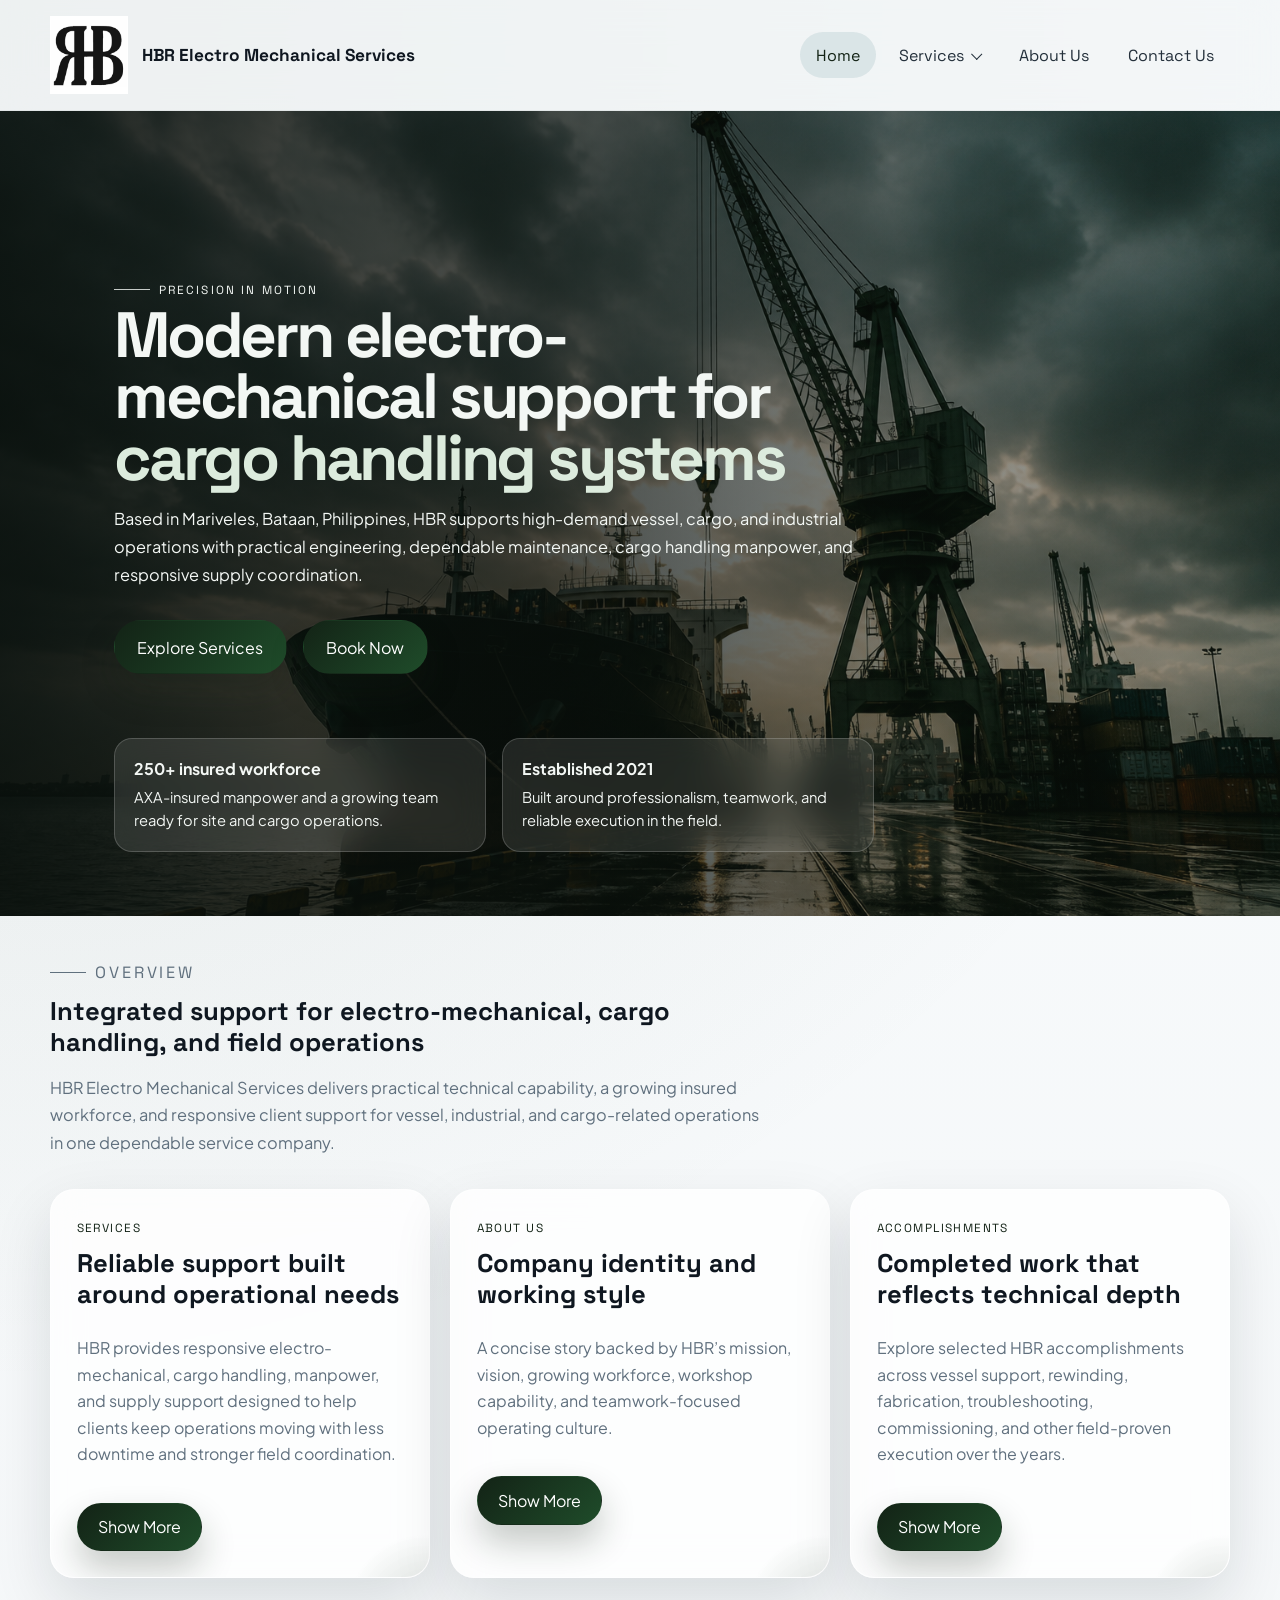
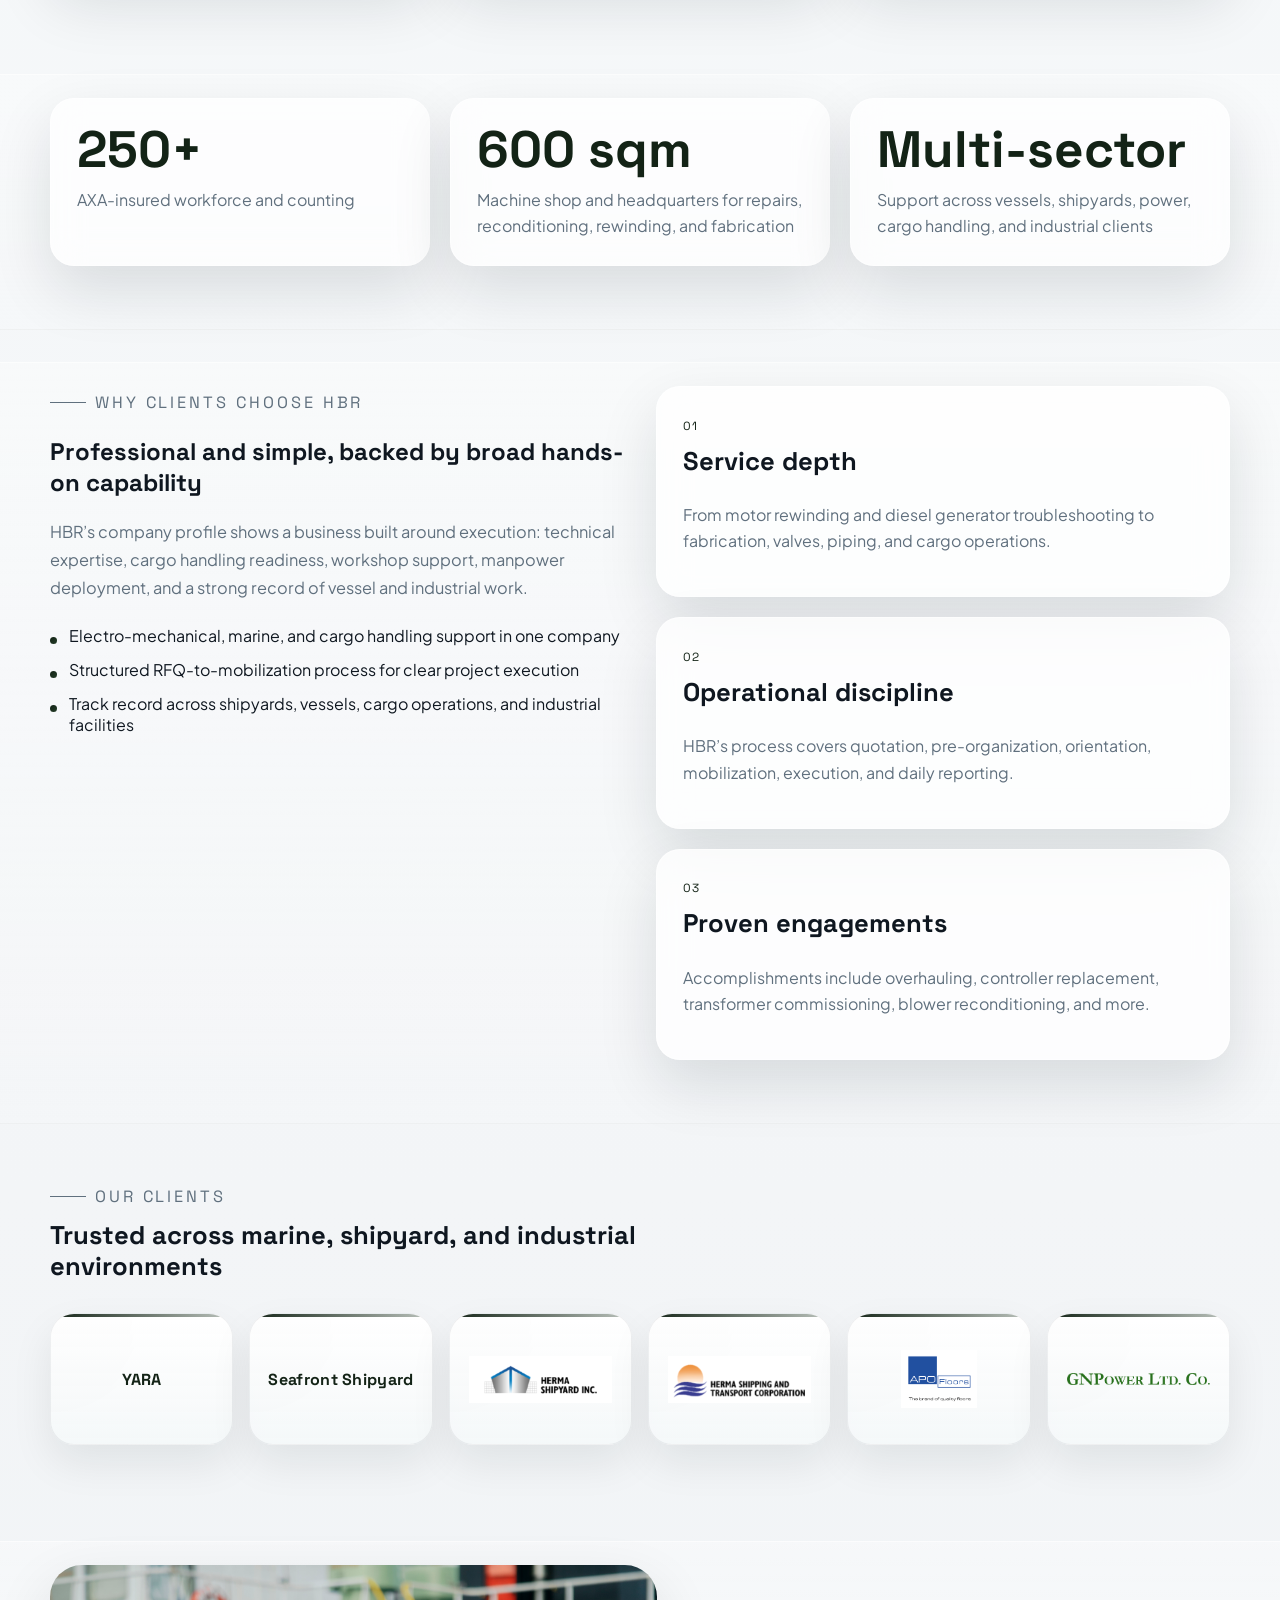
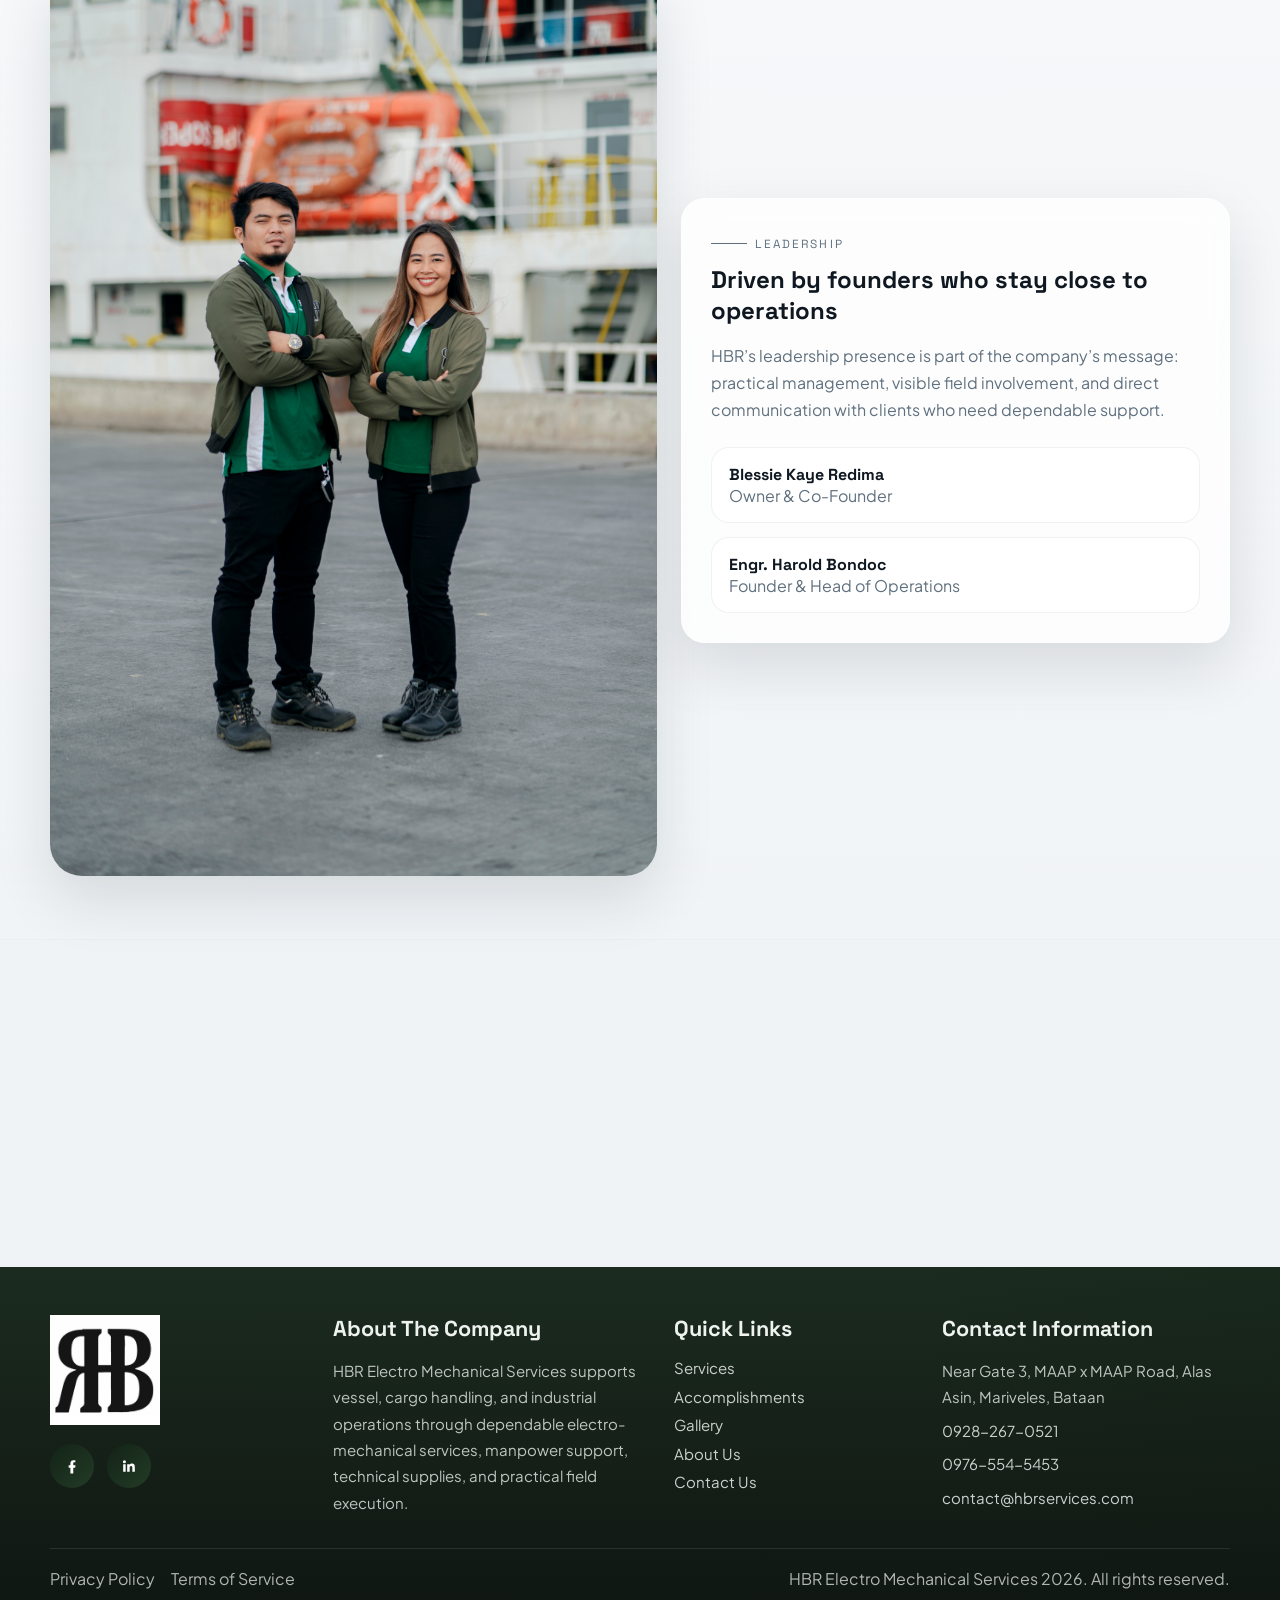
<file: index.html>
<!DOCTYPE html>
<html lang="en">
<head>
  <meta charset="UTF-8">
  <meta name="viewport" content="width=device-width, initial-scale=1.0">
  <meta
    name="description"
    content="HBR Electro Mechanical Services delivers cargo handling support, electro-mechanical solutions, technical supplies, and responsive field service."
  >
  <title>HBR Electro Mechanical Services | Home</title>
  <link rel="preconnect" href="https://fonts.googleapis.com">
  <link rel="preconnect" href="https://fonts.gstatic.com" crossorigin>
  <link
    href="https://fonts.googleapis.com/css2?family=Space+Grotesk:wght@400;500;700&family=Plus+Jakarta+Sans:wght@400;500;600;700&display=swap"
    rel="stylesheet"
  >
  <link rel="stylesheet" href="style.css">
</head>
<body>
  <div class="site-shell">
    <header class="site-header">
      <div class="container nav-wrap">
        <a class="brand" href="index.html" aria-label="HBR Electro Mechanical Services home">
          <img src="assets/logo-transparent.png" alt="HBR Electro Mechanical Services logo">
          <div>
            <strong>HBR Electro Mechanical Services</strong>
          </div>
        </a>

        <button class="nav-toggle" type="button" aria-expanded="false" aria-controls="site-nav">
          <span></span>
          <span></span>
        </button>

        <nav class="site-nav" id="site-nav">
          <a class="active" href="index.html">Home</a>
          <div class="nav-dropdown">
            <a href="services.html">Services</a>
            <div class="dropdown-menu">
              <a href="services.html">Services</a>
              <a href="accomplishments.html">Accomplishments</a>
              <a href="gallery.html">Gallery</a>
            </div>
          </div>
          <a href="about.html">About Us</a>
          <a href="contact.html">Contact Us</a>
        </nav>
      </div>
    </header>

    <main>
      <section class="hero hero-featured">
        <div class="hero-stage reveal">
            <img class="hero-stage-image" src="assets/home-hero.jpg" alt="HBR team performing electro-mechanical field work inside a vessel">
            <div class="hero-stage-overlay"></div>
            <div class="container hero-stage-content">
              <div class="hero-copy">
                <p class="eyebrow">Precision in motion</p>
                <h1>
                  Modern electro-mechanical support for
                  <span class="text-rotator" data-rotate='["cargo handling systems","industrial operations","site-critical equipment"]'>cargo handling systems</span>
                </h1>
                <p class="hero-text">
                  Based in Mariveles, Bataan, Philippines, HBR supports high-demand vessel, cargo, and industrial
                  operations with practical engineering, dependable maintenance, cargo handling manpower, and
                  responsive supply coordination.
                </p>
              <div class="hero-actions">
                <a class="button button-primary" href="services.html">Explore Services</a>
                <a class="button button-primary" href="https://zbooking.us/KbnHl" target="_blank" rel="noreferrer">Book Now</a>
              </div>
              </div>

              <div class="hero-metrics">
                <article>
                  <strong>250+ insured workforce</strong>
                  <span>AXA-insured manpower and a growing team ready for site and cargo operations.</span>
                </article>
                <article>
                  <strong>Established 2021</strong>
                  <span>Built around professionalism, teamwork, and reliable execution in the field.</span>
                </article>
              </div>
            </div>
        </div>
      </section>

      <section class="section">
        <div class="container">
            <div class="section-heading reveal">
              <p class="eyebrow">Overview</p>
              <h2>Integrated support for electro-mechanical, cargo handling, and field operations</h2>
              <p>
                HBR Electro Mechanical Services delivers practical technical capability, a growing insured
                workforce, and responsive client support for vessel, industrial, and cargo-related operations in
                one dependable service company.
              </p>
            </div>

          <div class="summary-grid">
            <a class="summary-card reveal" href="services.html">
              <span class="card-tag">Services</span>
              <h3>Reliable support built around operational needs</h3>
              <p>
                HBR provides responsive electro-mechanical, cargo handling, manpower, and supply support designed
                to help clients keep operations moving with less downtime and stronger field coordination.
              </p>
              <span class="button button-primary card-button">Show More</span>
            </a>

            <a class="summary-card reveal reveal-delay-1" href="about.html">
              <span class="card-tag">About Us</span>
              <h3>Company identity and working style</h3>
              <p>
                A concise story backed by HBR’s mission, vision, growing workforce, workshop capability, and
                teamwork-focused operating culture.
              </p>
              <span class="button button-primary card-button">Show More</span>
            </a>

            <a class="summary-card reveal reveal-delay-2" href="accomplishments.html">
              <span class="card-tag">Accomplishments</span>
              <h3>Completed work that reflects technical depth</h3>
              <p>
                Explore selected HBR accomplishments across vessel support, rewinding, fabrication,
                troubleshooting, commissioning, and other field-proven execution over the years.
              </p>
              <span class="button button-primary card-button">Show More</span>
            </a>
          </div>
        </div>
      </section>

      <section class="section section-alt">
        <div class="container stats-grid">
          <article class="stat-card reveal">
            <strong>250+</strong>
            <span>AXA-insured workforce and counting</span>
          </article>
          <article class="stat-card reveal reveal-delay-1">
            <strong>600 sqm</strong>
            <span>Machine shop and headquarters for repairs, reconditioning, rewinding, and fabrication</span>
          </article>
          <article class="stat-card reveal reveal-delay-2">
            <strong>Multi-sector</strong>
            <span>Support across vessels, shipyards, power, cargo handling, and industrial clients</span>
          </article>
        </div>
      </section>

      <section class="section section-alt">
        <div class="container feature-layout">
          <div class="feature-copy reveal">
            <p class="eyebrow">Why clients choose HBR</p>
            <h2>Professional and simple, backed by broad hands-on capability</h2>
            <p>
              HBR’s company profile shows a business built around execution: technical expertise, cargo handling
              readiness, workshop support, manpower deployment, and a strong record of vessel and industrial work.
            </p>
            <ul class="feature-list">
              <li>Electro-mechanical, marine, and cargo handling support in one company</li>
              <li>Structured RFQ-to-mobilization process for clear project execution</li>
              <li>Track record across shipyards, vessels, cargo operations, and industrial facilities</li>
            </ul>
          </div>

          <div class="feature-stack">
            <article class="feature-panel reveal">
              <span class="panel-number">01</span>
              <h3>Service depth</h3>
              <p>From motor rewinding and diesel generator troubleshooting to fabrication, valves, piping, and cargo operations.</p>
            </article>
            <article class="feature-panel reveal reveal-delay-1">
              <span class="panel-number">02</span>
              <h3>Operational discipline</h3>
              <p>HBR’s process covers quotation, pre-organization, orientation, mobilization, execution, and daily reporting.</p>
            </article>
            <article class="feature-panel reveal reveal-delay-2">
              <span class="panel-number">03</span>
              <h3>Proven engagements</h3>
              <p>Accomplishments include overhauling, controller replacement, transformer commissioning, blower reconditioning, and more.</p>
            </article>
          </div>
        </div>
      </section>

      <section class="section">
        <div class="container">
          <div class="section-heading reveal">
            <p class="eyebrow">Our Clients</p>
            <h2>Trusted across marine, shipyard, and industrial environments</h2>
          </div>
          <div class="selected-reach-grid reveal reveal-delay-1" aria-label="Selected reach organizations">
            <article class="reach-logo-card reach-logo-card-text">
              <span>YARA</span>
            </article>
            <article class="reach-logo-card reach-logo-card-text">
              <span>Seafront Shipyard</span>
            </article>
            <article class="reach-logo-card">
              <img src="assets/selected-reach/herma-shipyard.png" alt="Herma Shipyard logo" loading="lazy">
            </article>
            <article class="reach-logo-card">
              <img src="assets/selected-reach/herma-shipping.png" alt="Herma Shipping logo" loading="lazy">
            </article>
            <article class="reach-logo-card">
              <img src="assets/selected-reach/apo-floors.png" alt="APO Floors logo" loading="lazy">
            </article>
            <article class="reach-logo-card">
              <img src="assets/selected-reach/gn-power-dinginin.png" alt="GN Power Dinginin logo" loading="lazy">
            </article>
          </div>
        </div>
      </section>
 
      <section class="section section-alt">
        <div class="container leadership-band">
          <div class="leadership-photo reveal">
            <img src="assets/executives.jpg" alt="HBR executives standing in front of a vessel">
          </div>
          <div class="leadership-copy reveal reveal-delay-1">
            <p class="eyebrow">Leadership</p>
            <h2>Driven by founders who stay close to operations</h2>
            <p>
              HBR’s leadership presence is part of the company’s message: practical management, visible field
              involvement, and direct communication with clients who need dependable support.
            </p>
            <div class="mini-profile-list">
              <article>
                <strong>Blessie Kaye Redima</strong>
                <span>Owner &amp; Co-Founder</span>
              </article>
              <article>
                <strong>Engr. Harold Bondoc</strong>
                <span>Founder &amp; Head of Operations</span>
              </article>
            </div>
          </div>
        </div>
      </section>

      <section class="section">
        <div class="container cta-banner reveal">
          <div>
            <p class="eyebrow">Start the conversation</p>
            <h2>Need electro-mechanical support, cargo handling manpower, or technical supplies?</h2>
          </div>
          <a class="button button-primary" href="https://zbooking.us/KbnHl" target="_blank" rel="noreferrer">Book Now</a>
        </div>
      </section>
    </main>

    <footer class="site-footer">
      <div class="container footer-grid">
        <div class="footer-brand">
          <img src="assets/logo-transparent.png" alt="HBR Electro Mechanical Services logo">
          <div class="footer-socials">
            <a class="social-icon" href="#" aria-label="Facebook">
              <svg viewBox="0 0 24 24" aria-hidden="true"><path d="M13.5 21v-7h2.3l.4-3h-2.7V9.1c0-.9.3-1.5 1.6-1.5H16V5.1c-.3 0-1.2-.1-2.2-.1-2.2 0-3.7 1.3-3.7 3.9V11H8v3h2.1v7h3.4Z"/></svg>
            </a>
            <a class="social-icon" href="#" aria-label="LinkedIn">
              <svg viewBox="0 0 24 24" aria-hidden="true"><path d="M6.5 8.7A1.8 1.8 0 1 0 6.5 5a1.8 1.8 0 0 0 0 3.7ZM5 19h3V10H5v9Zm4.8 0h3v-4.7c0-1.2.2-2.3 1.7-2.3s1.5 1.4 1.5 2.4V19h3v-5.3c0-2.6-.6-4.6-3.6-4.6-1.4 0-2.3.8-2.7 1.5h-.1V10h-2.8c.1.8 0 9 0 9Z"/></svg>
            </a>
          </div>
        </div>

        <div class="footer-column">
          <h3>About The Company</h3>
          <p>
            HBR Electro Mechanical Services supports vessel, cargo handling, and industrial operations through
            dependable electro-mechanical services, manpower support, technical supplies, and practical field
            execution.
          </p>
        </div>

        <div class="footer-column">
          <h3>Quick Links</h3>
          <div class="footer-links">
            <a href="services.html">Services</a>
            <a href="accomplishments.html">Accomplishments</a>
            <a href="gallery.html">Gallery</a>
            <a href="about.html">About Us</a>
            <a href="contact.html">Contact Us</a>
          </div>
        </div>

        <div class="footer-column">
          <h3>Contact Information</h3>
          <div class="footer-contact">
            <p>Near Gate 3, MAAP x MAAP Road, Alas Asin, Mariveles, Bataan</p>
            <p><a href="tel:+639282670521">0928-267-0521</a></p>
            <p><a href="tel:+639765545453">0976-554-5453</a></p>
            <p><a href="mailto:contact@hbrservices.com">contact@hbrservices.com</a></p>
          </div>
        </div>
      </div>

      <div class="container footer-bottom">
        <div class="footer-legal">
          <button type="button" class="footer-legal-link" data-modal-open="privacy-modal">Privacy Policy</button>
          <button type="button" class="footer-legal-link" data-modal-open="terms-modal">Terms of Service</button>
        </div>
        <p>HBR Electro Mechanical Services <span data-current-year></span>. All rights reserved.</p>
      </div>
    </footer>

    <div class="modal-backdrop" data-modal="privacy-modal" aria-hidden="true">
      <div class="modal-window" role="dialog" aria-modal="true" aria-labelledby="privacy-title">
        <button class="modal-close" type="button" aria-label="Close" data-modal-close>&times;</button>
        <h2 id="privacy-title">Privacy Policy</h2>
        <div class="modal-body">
          <p>HBR Electro Mechanical Services respects the privacy of every visitor, client, supplier, and business contact who interacts with this website.</p>
          <p>Information submitted through the website, including names, email addresses, company details, phone numbers, and service inquiries, may be used only for responding to requests, evaluating business needs, preparing quotations, coordinating services, and maintaining professional communication with prospective or existing clients.</p>
          <p>HBR does not sell personal information to third parties. Information may be shared only when reasonably necessary to support company operations, comply with legal obligations, protect company rights, or coordinate services with authorized representatives, contractors, or advisers.</p>
          <p>While HBR takes reasonable steps to protect information submitted through the website, no online transmission or storage method can be guaranteed as completely secure. Visitors should avoid sending highly sensitive information unless necessary and appropriate.</p>
          <p>This website may be updated from time to time. Continued use of the website after updates means acceptance of the current privacy terms. For questions regarding privacy-related matters, visitors may contact HBR through <a href="mailto:contact@hbrservices.com">contact@hbrservices.com</a>.</p>
        </div>
      </div>
    </div>

    <div class="modal-backdrop" data-modal="terms-modal" aria-hidden="true">
      <div class="modal-window" role="dialog" aria-modal="true" aria-labelledby="terms-title">
        <button class="modal-close" type="button" aria-label="Close" data-modal-close>&times;</button>
        <h2 id="terms-title">Terms of Service</h2>
        <div class="modal-body">
          <p>This website is provided for general information about HBR Electro Mechanical Services, its capabilities, service offerings, and contact channels.</p>
          <p>All website content, including text, graphics, branding, images, and layout elements, is provided for business presentation purposes only. Visitors may not reproduce, distribute, or commercially reuse website content without prior written permission from HBR, except where limited use is permitted by law.</p>
          <p>Information on this website does not automatically create a contract, service agreement, partnership, or accreditation relationship. Any services, quotations, project scopes, schedules, and deliverables remain subject to formal discussion, evaluation, and written approval by HBR and the client.</p>
          <p>HBR aims to keep website information accurate and current, but does not guarantee that all content will always be complete, error-free, or up to date. The company may revise, add, or remove content at any time without prior notice.</p>
          <p>By using this website, visitors agree to use it lawfully and in a manner that does not interfere with the security, availability, or operation of the site. Questions regarding these terms may be directed to <a href="mailto:contact@hbrservices.com">contact@hbrservices.com</a>.</p>
        </div>
      </div>
    </div>
  </div>

  <script src="script.js"></script>
</body>
</html>
</file>
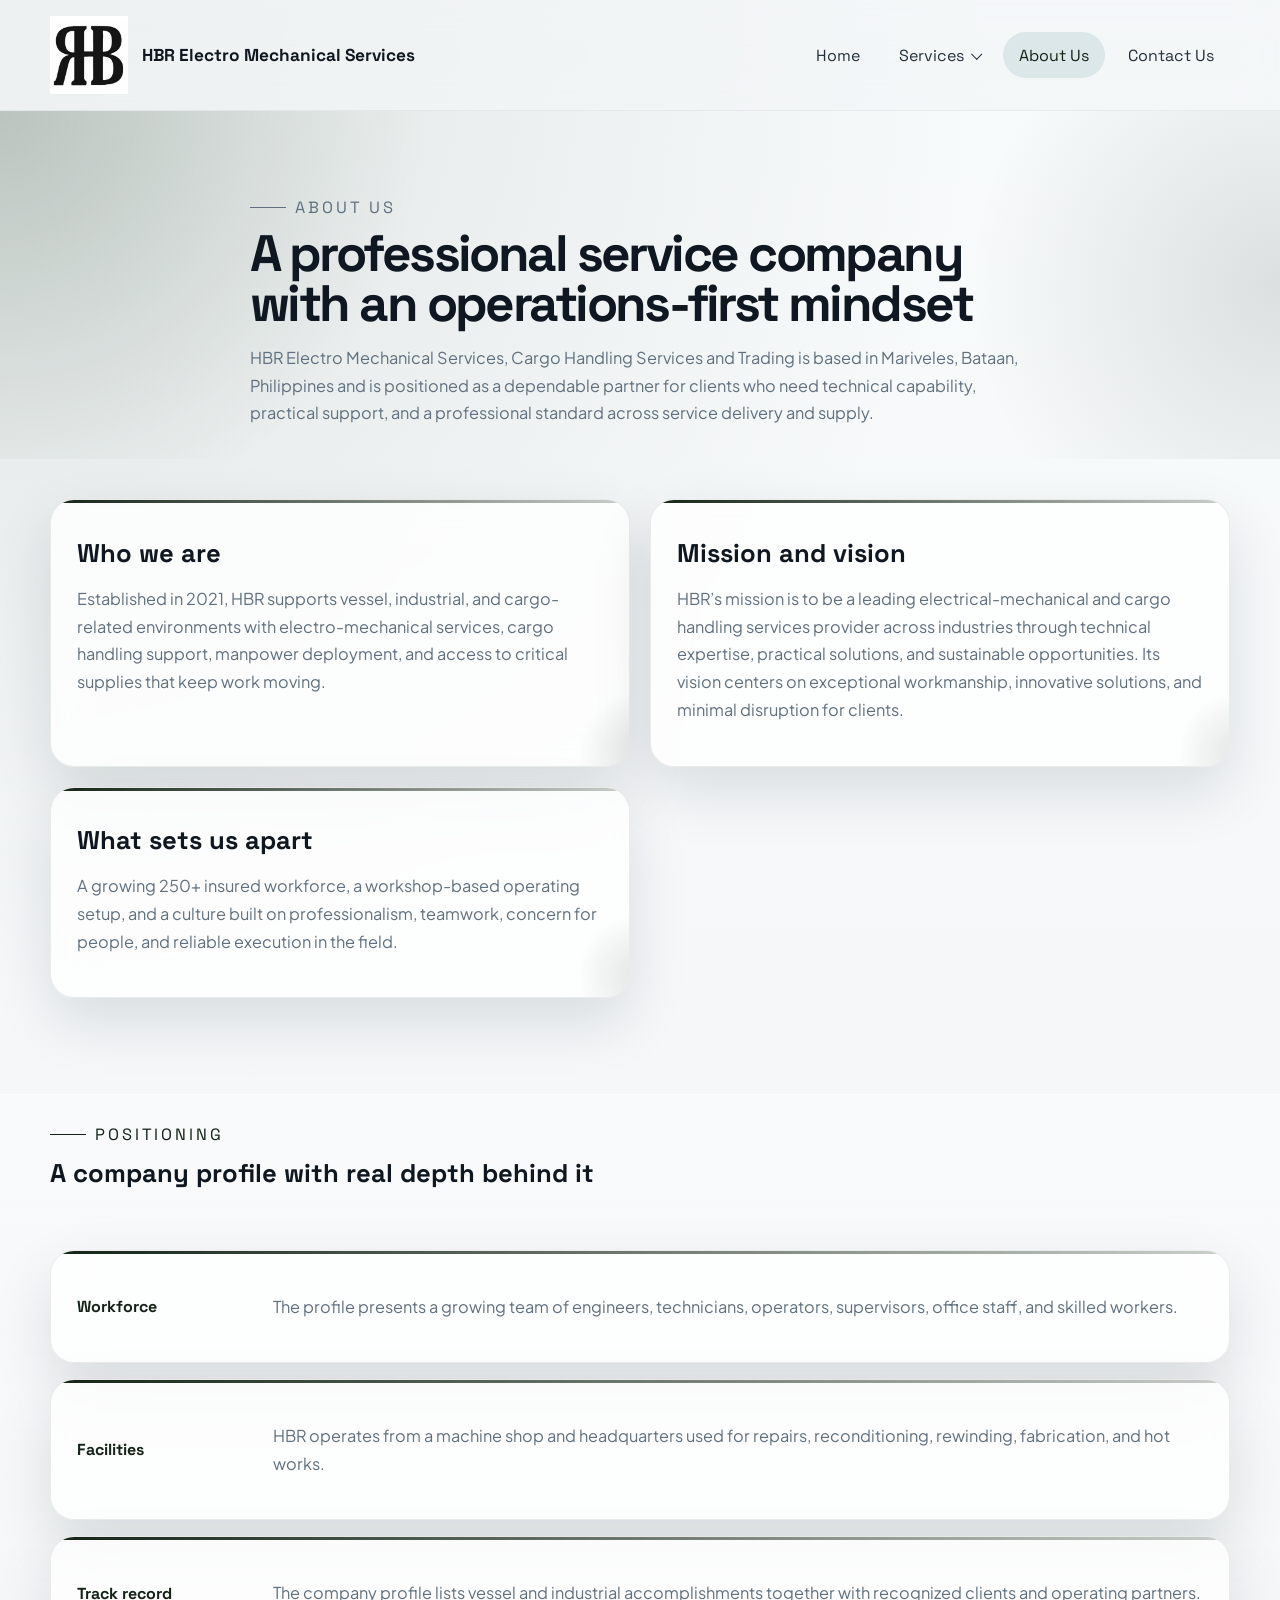
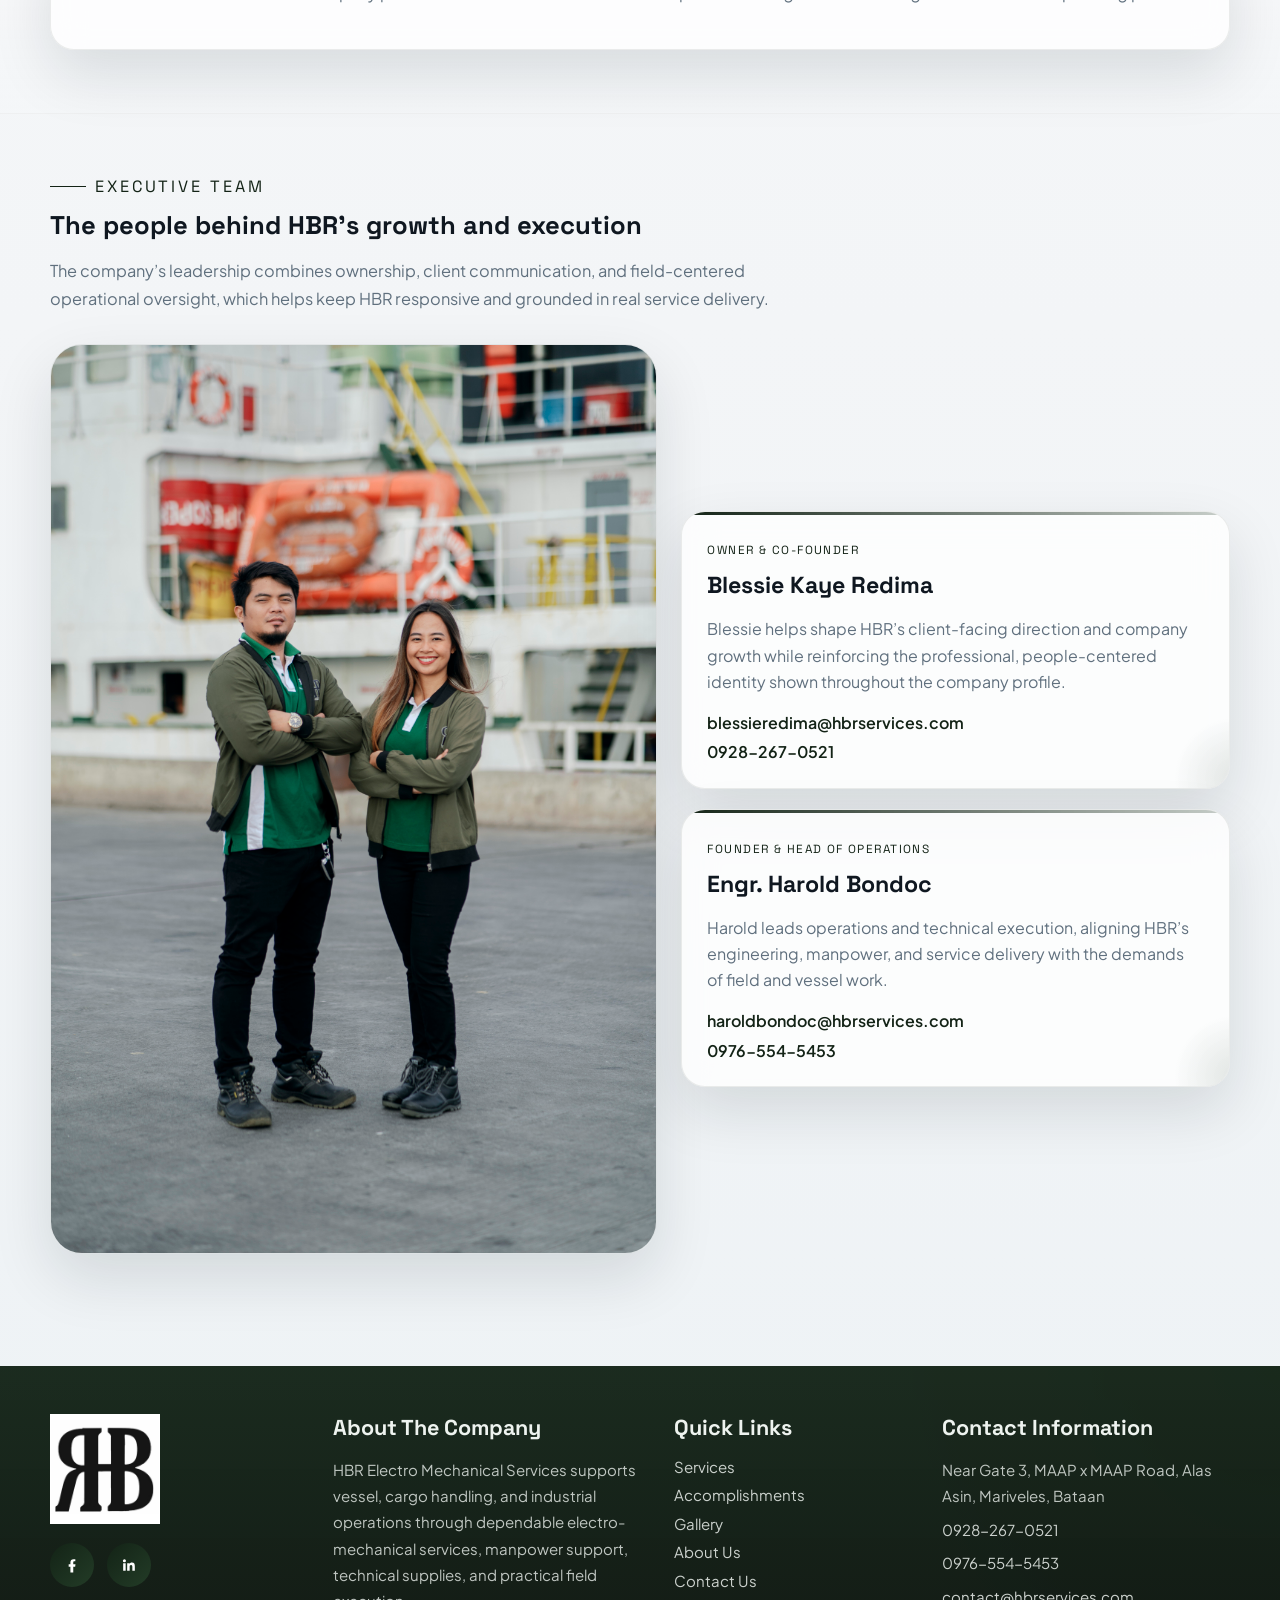
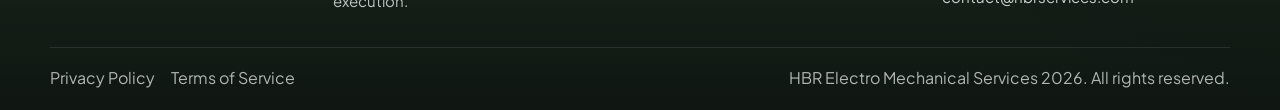
<file: about.html>
<!DOCTYPE html>
<html lang="en">
<head>
  <meta charset="UTF-8">
  <meta name="viewport" content="width=device-width, initial-scale=1.0">
  <meta
    name="description"
    content="Learn about HBR Electro Mechanical Services, our professional approach, and our focus on dependable industrial support."
  >
  <title>HBR Electro Mechanical Services | About Us</title>
  <link rel="preconnect" href="https://fonts.googleapis.com">
  <link rel="preconnect" href="https://fonts.gstatic.com" crossorigin>
  <link
    href="https://fonts.googleapis.com/css2?family=Space+Grotesk:wght@400;500;700&family=Plus+Jakarta+Sans:wght@400;500;600;700&display=swap"
    rel="stylesheet"
  >
  <link rel="stylesheet" href="style.css">
</head>
<body class="about-page">
  <div class="site-shell">
    <header class="site-header">
      <div class="container nav-wrap">
        <a class="brand" href="index.html" aria-label="HBR Electro Mechanical Services home">
          <img src="assets/logo-transparent.png" alt="HBR Electro Mechanical Services logo">
          <div>
            <strong>HBR Electro Mechanical Services</strong>
          </div>
        </a>

        <button class="nav-toggle" type="button" aria-expanded="false" aria-controls="site-nav">
          <span></span>
          <span></span>
        </button>

        <nav class="site-nav" id="site-nav">
          <a href="index.html">Home</a>
          <div class="nav-dropdown">
            <a href="services.html">Services</a>
            <div class="dropdown-menu">
              <a href="services.html">Services</a>
              <a href="accomplishments.html">Accomplishments</a>
              <a href="gallery.html">Gallery</a>
            </div>
          </div>
          <a class="active" href="about.html">About Us</a>
          <a href="contact.html">Contact Us</a>
        </nav>
      </div>
    </header>

    <main>
      <section class="page-hero">
        <div class="container narrow reveal">
          <p class="eyebrow">About Us</p>
          <h1>A professional service company with an operations-first mindset</h1>
          <p>
            HBR Electro Mechanical Services, Cargo Handling Services and Trading is based in Mariveles, Bataan,
            Philippines and is positioned as a dependable partner for clients who need technical capability,
            practical support, and a professional standard across service delivery and supply.
          </p>
        </div>
      </section>

      <section class="section">
        <div class="container about-layout">
          <article class="about-card reveal">
            <h2>Who we are</h2>
            <p>
              Established in 2021, HBR supports vessel, industrial, and cargo-related environments with
              electro-mechanical services, cargo handling support, manpower deployment, and access to critical
              supplies that keep work moving.
            </p>
          </article>

          <article class="about-card reveal reveal-delay-1">
            <h2>Mission and vision</h2>
            <p>
              HBR’s mission is to be a leading electrical-mechanical and cargo handling services provider across
              industries through technical expertise, practical solutions, and sustainable opportunities. Its
              vision centers on exceptional workmanship, innovative solutions, and minimal disruption for clients.
            </p>
          </article>

          <article class="about-card reveal reveal-delay-2">
            <h2>What sets us apart</h2>
            <p>
              A growing 250+ insured workforce, a workshop-based operating setup, and a culture built on
              professionalism, teamwork, concern for people, and reliable execution in the field.
            </p>
          </article>
        </div>
      </section>

      <section class="section section-alt">
        <div class="container timeline">
          <div class="section-heading reveal">
            <p class="eyebrow">Positioning</p>
            <h2>A company profile with real depth behind it</h2>
          </div>
          <div class="timeline-row reveal">
            <span>Workforce</span>
            <p>The profile presents a growing team of engineers, technicians, operators, supervisors, office staff, and skilled workers.</p>
          </div>
          <div class="timeline-row reveal reveal-delay-1">
            <span>Facilities</span>
            <p>HBR operates from a machine shop and headquarters used for repairs, reconditioning, rewinding, fabrication, and hot works.</p>
          </div>
          <div class="timeline-row reveal reveal-delay-2">
            <span>Track record</span>
            <p>The company profile lists vessel and industrial accomplishments together with recognized clients and operating partners.</p>
          </div>
        </div>
      </section>

      <section class="section">
        <div class="container">
          <div class="section-heading reveal">
            <p class="eyebrow">Executive Team</p>
            <h2>The people behind HBR’s growth and execution</h2>
            <p>
              The company’s leadership combines ownership, client communication, and field-centered operational
              oversight, which helps keep HBR responsive and grounded in real service delivery.
            </p>
          </div>

          <div class="executive-layout">
            <div class="executive-photo reveal">
              <img src="assets/executives.jpg" alt="Blessie Kaye Redima and Engr. Harold Bondoc">
            </div>

            <div class="executive-cards">
              <article class="executive-card reveal">
                <span class="card-tag">Owner &amp; Co-Founder</span>
                <h3>Blessie Kaye Redima</h3>
                <p>
                  Blessie helps shape HBR’s client-facing direction and company growth while reinforcing the
                  professional, people-centered identity shown throughout the company profile.
                </p>
                <a href="mailto:blessieredima@hbrservices.com">blessieredima@hbrservices.com</a>
                <a href="tel:+639282670521">0928-267-0521</a>
              </article>

              <article class="executive-card reveal reveal-delay-1">
                <span class="card-tag">Founder &amp; Head of Operations</span>
                <h3>Engr. Harold Bondoc</h3>
                <p>
                  Harold leads operations and technical execution, aligning HBR’s engineering, manpower, and
                  service delivery with the demands of field and vessel work.
                </p>
                <a href="mailto:haroldbondoc@hbrservices.com">haroldbondoc@hbrservices.com</a>
                <a href="tel:+639765545453">0976-554-5453</a>
              </article>
            </div>
          </div>
        </div>
      </section>

    </main>

    <footer class="site-footer">
      <div class="container footer-grid">
        <div class="footer-brand">
          <img src="assets/logo-transparent.png" alt="HBR Electro Mechanical Services logo">
          <div class="footer-socials">
            <a class="social-icon" href="#" aria-label="Facebook">
              <svg viewBox="0 0 24 24" aria-hidden="true"><path d="M13.5 21v-7h2.3l.4-3h-2.7V9.1c0-.9.3-1.5 1.6-1.5H16V5.1c-.3 0-1.2-.1-2.2-.1-2.2 0-3.7 1.3-3.7 3.9V11H8v3h2.1v7h3.4Z"/></svg>
            </a>
            <a class="social-icon" href="#" aria-label="LinkedIn">
              <svg viewBox="0 0 24 24" aria-hidden="true"><path d="M6.5 8.7A1.8 1.8 0 1 0 6.5 5a1.8 1.8 0 0 0 0 3.7ZM5 19h3V10H5v9Zm4.8 0h3v-4.7c0-1.2.2-2.3 1.7-2.3s1.5 1.4 1.5 2.4V19h3v-5.3c0-2.6-.6-4.6-3.6-4.6-1.4 0-2.3.8-2.7 1.5h-.1V10h-2.8c.1.8 0 9 0 9Z"/></svg>
            </a>
          </div>
        </div>

        <div class="footer-column">
          <h3>About The Company</h3>
          <p>
            HBR Electro Mechanical Services supports vessel, cargo handling, and industrial operations through
            dependable electro-mechanical services, manpower support, technical supplies, and practical field
            execution.
          </p>
        </div>

        <div class="footer-column">
          <h3>Quick Links</h3>
          <div class="footer-links">
            <a href="services.html">Services</a>
            <a href="accomplishments.html">Accomplishments</a>
            <a href="gallery.html">Gallery</a>
            <a href="about.html">About Us</a>
            <a href="contact.html">Contact Us</a>
          </div>
        </div>

        <div class="footer-column">
          <h3>Contact Information</h3>
          <div class="footer-contact">
            <p>Near Gate 3, MAAP x MAAP Road, Alas Asin, Mariveles, Bataan</p>
            <p><a href="tel:+639282670521">0928-267-0521</a></p>
            <p><a href="tel:+639765545453">0976-554-5453</a></p>
            <p><a href="mailto:contact@hbrservices.com">contact@hbrservices.com</a></p>
          </div>
        </div>
      </div>

      <div class="container footer-bottom">
        <div class="footer-legal">
          <button type="button" class="footer-legal-link" data-modal-open="privacy-modal">Privacy Policy</button>
          <button type="button" class="footer-legal-link" data-modal-open="terms-modal">Terms of Service</button>
        </div>
        <p>HBR Electro Mechanical Services <span data-current-year></span>. All rights reserved.</p>
      </div>
    </footer>

    <div class="modal-backdrop" data-modal="privacy-modal" aria-hidden="true">
      <div class="modal-window" role="dialog" aria-modal="true" aria-labelledby="privacy-title">
        <button class="modal-close" type="button" aria-label="Close" data-modal-close>&times;</button>
        <h2 id="privacy-title">Privacy Policy</h2>
        <div class="modal-body">
          <p>HBR Electro Mechanical Services respects the privacy of every visitor, client, supplier, and business contact who interacts with this website.</p>
          <p>Information submitted through the website, including names, email addresses, company details, phone numbers, and service inquiries, may be used only for responding to requests, evaluating business needs, preparing quotations, coordinating services, and maintaining professional communication with prospective or existing clients.</p>
          <p>HBR does not sell personal information to third parties. Information may be shared only when reasonably necessary to support company operations, comply with legal obligations, protect company rights, or coordinate services with authorized representatives, contractors, or advisers.</p>
          <p>While HBR takes reasonable steps to protect information submitted through the website, no online transmission or storage method can be guaranteed as completely secure. Visitors should avoid sending highly sensitive information unless necessary and appropriate.</p>
          <p>This website may be updated from time to time. Continued use of the website after updates means acceptance of the current privacy terms. For questions regarding privacy-related matters, visitors may contact HBR through <a href="mailto:contact@hbrservices.com">contact@hbrservices.com</a>.</p>
        </div>
      </div>
    </div>

    <div class="modal-backdrop" data-modal="terms-modal" aria-hidden="true">
      <div class="modal-window" role="dialog" aria-modal="true" aria-labelledby="terms-title">
        <button class="modal-close" type="button" aria-label="Close" data-modal-close>&times;</button>
        <h2 id="terms-title">Terms of Service</h2>
        <div class="modal-body">
          <p>This website is provided for general information about HBR Electro Mechanical Services, its capabilities, service offerings, and contact channels.</p>
          <p>All website content, including text, graphics, branding, images, and layout elements, is provided for business presentation purposes only. Visitors may not reproduce, distribute, or commercially reuse website content without prior written permission from HBR, except where limited use is permitted by law.</p>
          <p>Information on this website does not automatically create a contract, service agreement, partnership, or accreditation relationship. Any services, quotations, project scopes, schedules, and deliverables remain subject to formal discussion, evaluation, and written approval by HBR and the client.</p>
          <p>HBR aims to keep website information accurate and current, but does not guarantee that all content will always be complete, error-free, or up to date. The company may revise, add, or remove content at any time without prior notice.</p>
          <p>By using this website, visitors agree to use it lawfully and in a manner that does not interfere with the security, availability, or operation of the site. Questions regarding these terms may be directed to <a href="mailto:contact@hbrservices.com">contact@hbrservices.com</a>.</p>
        </div>
      </div>
    </div>
  </div>

  <script src="script.js"></script>
</body>
</html>
</file>
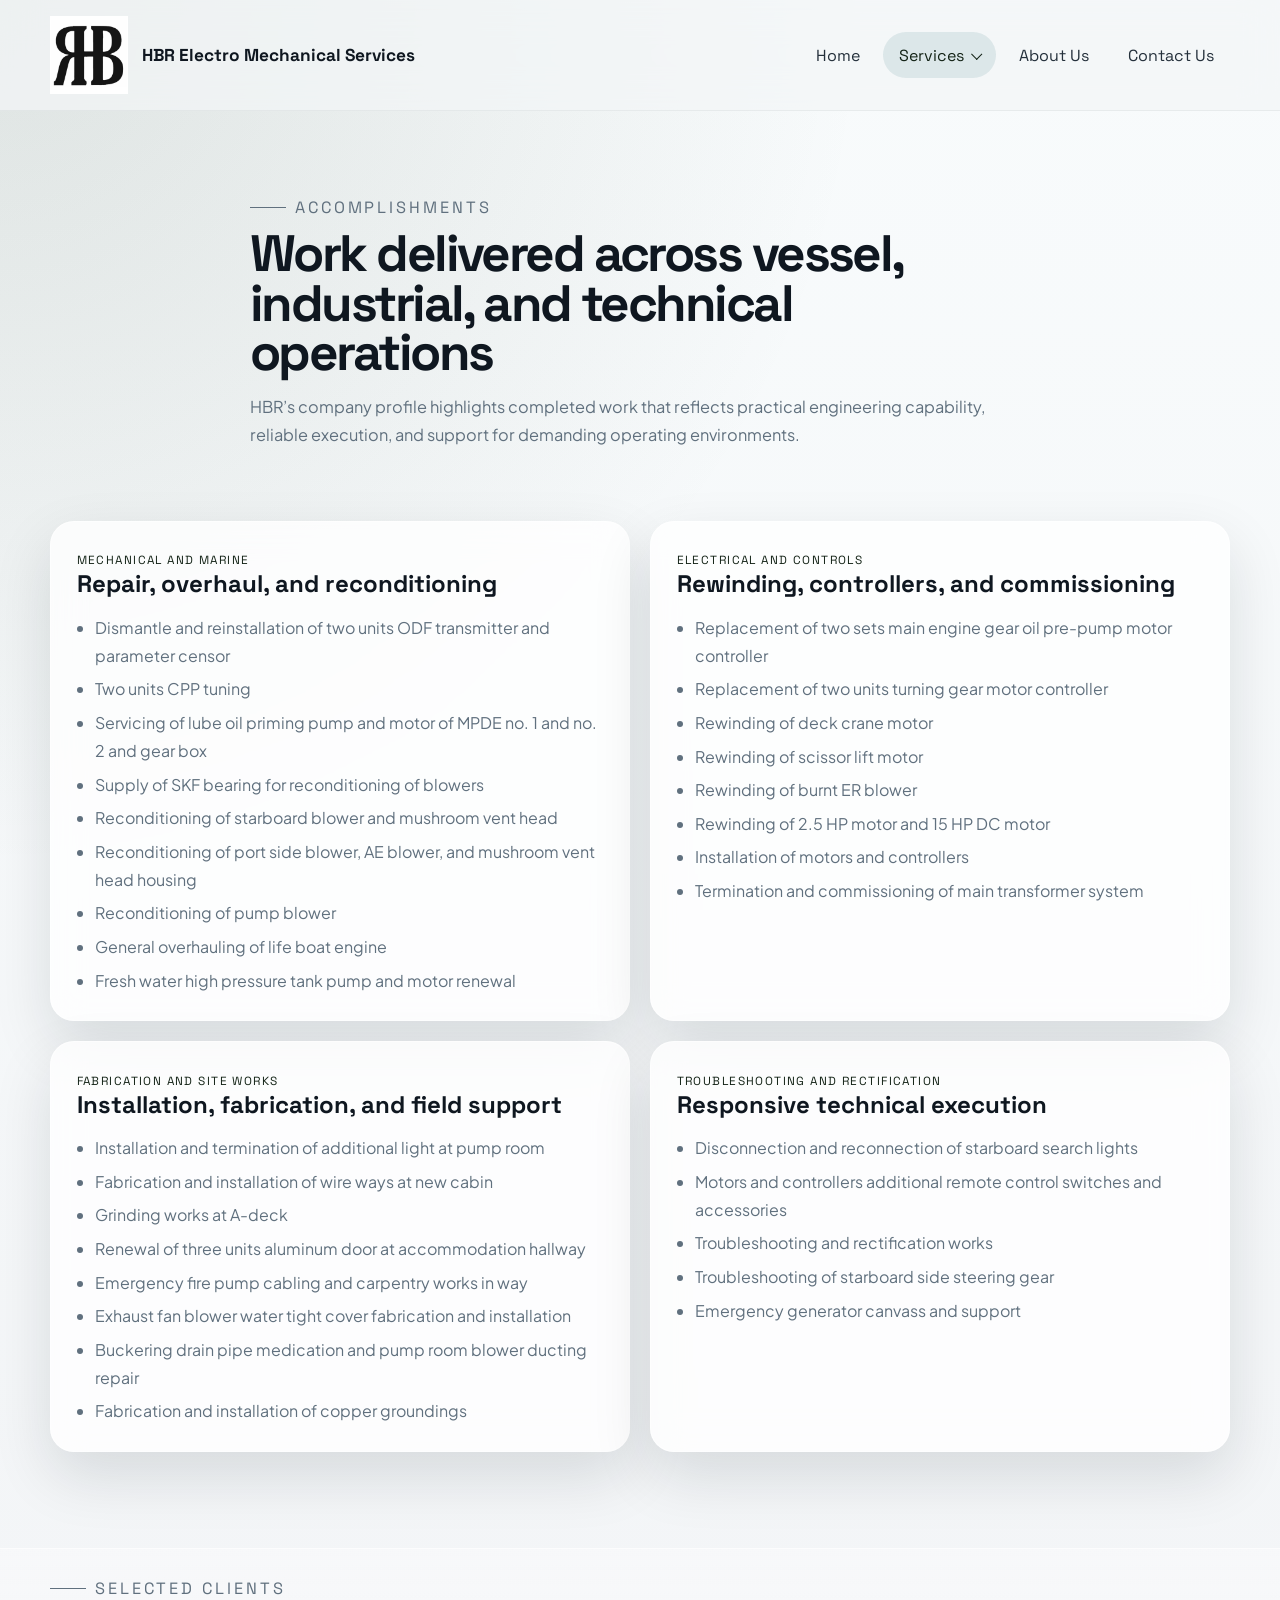
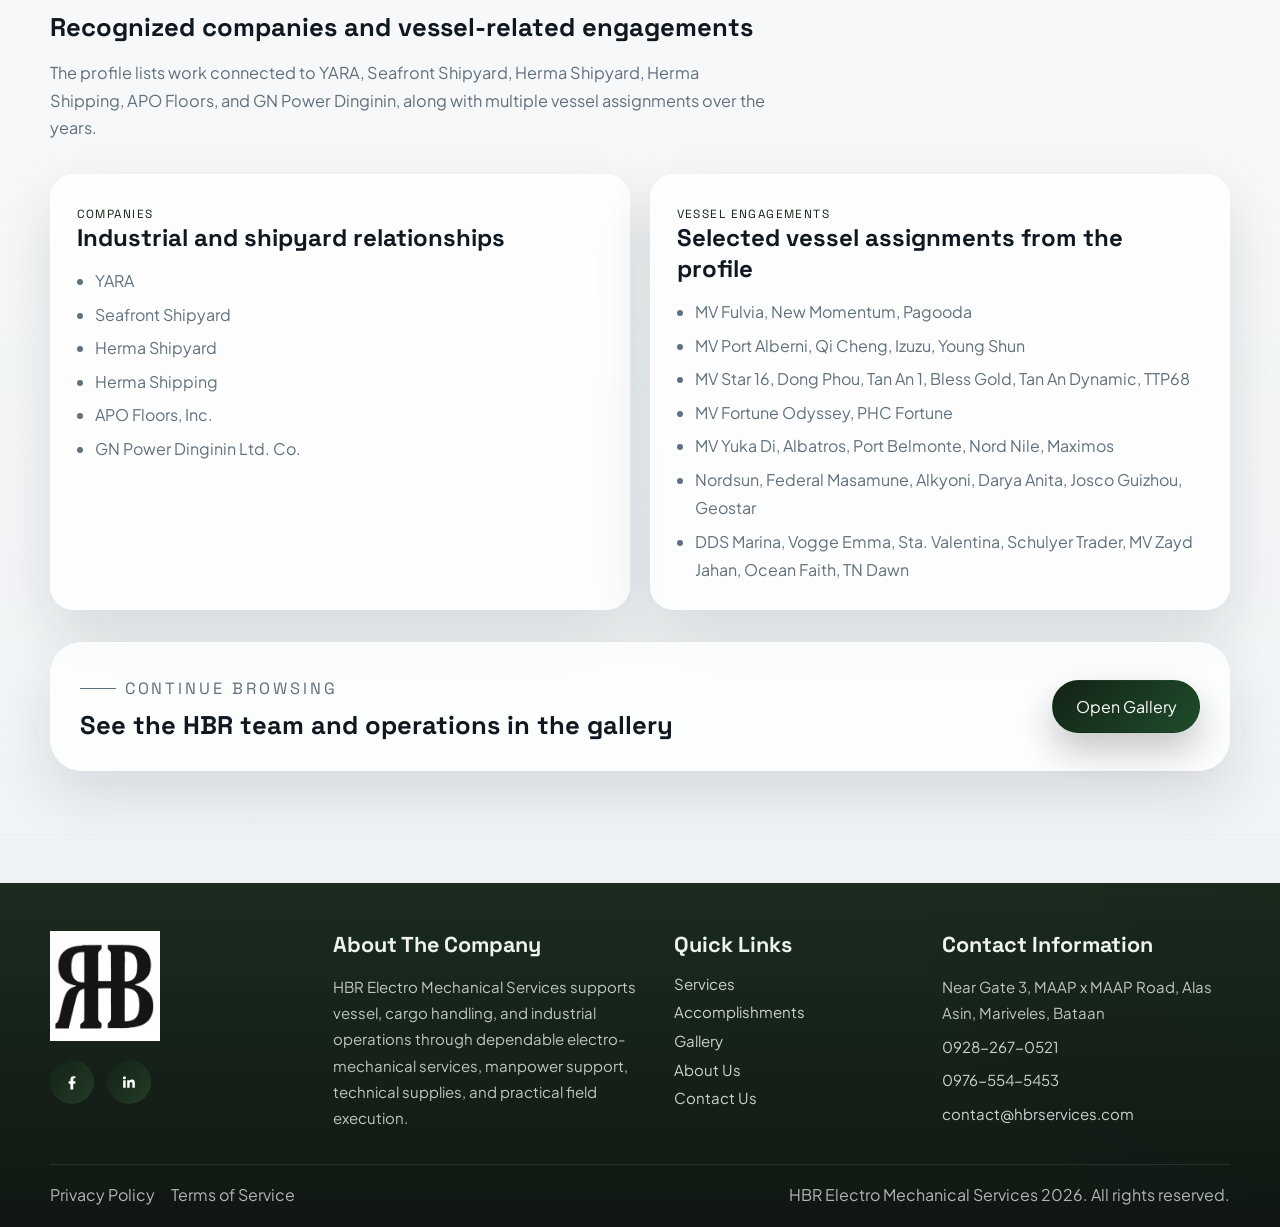
<file: accomplishments.html>
<!DOCTYPE html>
<html lang="en">
<head>
  <meta charset="UTF-8">
  <meta name="viewport" content="width=device-width, initial-scale=1.0">
  <meta
    name="description"
    content="Review HBR Electro Mechanical Services accomplishments across vessel support, electrical and mechanical works, repairs, rewinding, and industrial execution."
  >
  <title>HBR Electro Mechanical Services | Accomplishments</title>
  <link rel="preconnect" href="https://fonts.googleapis.com">
  <link rel="preconnect" href="https://fonts.gstatic.com" crossorigin>
  <link
    href="https://fonts.googleapis.com/css2?family=Space+Grotesk:wght@400;500;700&family=Plus+Jakarta+Sans:wght@400;500;600;700&display=swap"
    rel="stylesheet"
  >
  <link rel="stylesheet" href="style.css">
</head>
<body>
  <div class="site-shell">
    <header class="site-header">
      <div class="container nav-wrap">
        <a class="brand" href="index.html" aria-label="HBR Electro Mechanical Services home">
          <img src="assets/logo-transparent.png" alt="HBR Electro Mechanical Services logo">
          <div>
            <strong>HBR Electro Mechanical Services</strong>
          </div>
        </a>

        <button class="nav-toggle" type="button" aria-expanded="false" aria-controls="site-nav">
          <span></span>
          <span></span>
        </button>

        <nav class="site-nav" id="site-nav">
          <a href="index.html">Home</a>
          <div class="nav-dropdown">
            <a class="active" href="services.html">Services</a>
            <div class="dropdown-menu">
              <a href="services.html">Services</a>
              <a class="active" href="accomplishments.html">Accomplishments</a>
              <a href="gallery.html">Gallery</a>
            </div>
          </div>
          <a href="about.html">About Us</a>
          <a href="contact.html">Contact Us</a>
        </nav>
      </div>
    </header>

    <main>
      <section class="page-hero">
        <div class="container narrow reveal">
          <p class="eyebrow">Accomplishments</p>
          <h1>Work delivered across vessel, industrial, and technical operations</h1>
          <p>
            HBR’s company profile highlights completed work that reflects practical engineering capability,
            reliable execution, and support for demanding operating environments.
          </p>
        </div>
      </section>

      <section class="section">
        <div class="container accomplishment-columns">
          <article class="accomplishment-list reveal">
            <span class="card-tag">Mechanical and Marine</span>
            <h2>Repair, overhaul, and reconditioning</h2>
            <ul>
              <li>Dismantle and reinstallation of two units ODF transmitter and parameter censor</li>
              <li>Two units CPP tuning</li>
              <li>Servicing of lube oil priming pump and motor of MPDE no. 1 and no. 2 and gear box</li>
              <li>Supply of SKF bearing for reconditioning of blowers</li>
              <li>Reconditioning of starboard blower and mushroom vent head</li>
              <li>Reconditioning of port side blower, AE blower, and mushroom vent head housing</li>
              <li>Reconditioning of pump blower</li>
              <li>General overhauling of life boat engine</li>
              <li>Fresh water high pressure tank pump and motor renewal</li>
            </ul>
          </article>

          <article class="accomplishment-list reveal reveal-delay-1">
            <span class="card-tag">Electrical and Controls</span>
            <h2>Rewinding, controllers, and commissioning</h2>
            <ul>
              <li>Replacement of two sets main engine gear oil pre-pump motor controller</li>
              <li>Replacement of two units turning gear motor controller</li>
              <li>Rewinding of deck crane motor</li>
              <li>Rewinding of scissor lift motor</li>
              <li>Rewinding of burnt ER blower</li>
              <li>Rewinding of 2.5 HP motor and 15 HP DC motor</li>
              <li>Installation of motors and controllers</li>
              <li>Termination and commissioning of main transformer system</li>
            </ul>
          </article>

          <article class="accomplishment-list reveal reveal-delay-2">
            <span class="card-tag">Fabrication and Site Works</span>
            <h2>Installation, fabrication, and field support</h2>
            <ul>
              <li>Installation and termination of additional light at pump room</li>
              <li>Fabrication and installation of wire ways at new cabin</li>
              <li>Grinding works at A-deck</li>
              <li>Renewal of three units aluminum door at accommodation hallway</li>
              <li>Emergency fire pump cabling and carpentry works in way</li>
              <li>Exhaust fan blower water tight cover fabrication and installation</li>
              <li>Buckering drain pipe medication and pump room blower ducting repair</li>
              <li>Fabrication and installation of copper groundings</li>
            </ul>
          </article>

          <article class="accomplishment-list reveal">
            <span class="card-tag">Troubleshooting and Rectification</span>
            <h2>Responsive technical execution</h2>
            <ul>
              <li>Disconnection and reconnection of starboard search lights</li>
              <li>Motors and controllers additional remote control switches and accessories</li>
              <li>Troubleshooting and rectification works</li>
              <li>Troubleshooting of starboard side steering gear</li>
              <li>Emergency generator canvass and support</li>
            </ul>
          </article>
        </div>
      </section>

      <section class="section section-alt">
        <div class="container">
          <div class="section-heading reveal">
            <p class="eyebrow">Selected Clients</p>
            <h2>Recognized companies and vessel-related engagements</h2>
            <p>
              The profile lists work connected to YARA, Seafront Shipyard, Herma Shipyard, Herma Shipping, APO
              Floors, and GN Power Dinginin, along with multiple vessel assignments over the years.
            </p>
          </div>
          <div class="client-columns">
            <article class="client-list-card reveal">
              <span class="card-tag">Companies</span>
              <h2>Industrial and shipyard relationships</h2>
              <ul>
                <li>YARA</li>
                <li>Seafront Shipyard</li>
                <li>Herma Shipyard</li>
                <li>Herma Shipping</li>
                <li>APO Floors, Inc.</li>
                <li>GN Power Dinginin Ltd. Co.</li>
              </ul>
            </article>
            <article class="client-list-card reveal reveal-delay-1">
              <span class="card-tag">Vessel Engagements</span>
              <h2>Selected vessel assignments from the profile</h2>
              <ul>
                <li>MV Fulvia, New Momentum, Pagooda</li>
                <li>MV Port Alberni, Qi Cheng, Izuzu, Young Shun</li>
                <li>MV Star 16, Dong Phou, Tan An 1, Bless Gold, Tan An Dynamic, TTP68</li>
                <li>MV Fortune Odyssey, PHC Fortune</li>
                <li>MV Yuka Di, Albatros, Port Belmonte, Nord Nile, Maximos</li>
                <li>Nordsun, Federal Masamune, Alkyoni, Darya Anita, Josco Guizhou, Geostar</li>
                <li>DDS Marina, Vogge Emma, Sta. Valentina, Schulyer Trader, MV Zayd Jahan, Ocean Faith, TN Dawn</li>
              </ul>
            </article>
          </div>
          <div class="cta-banner accomplishment-cta reveal reveal-delay-1">
            <div>
              <p class="eyebrow">Continue Browsing</p>
              <h2>See the HBR team and operations in the gallery</h2>
            </div>
            <a class="button button-primary" href="gallery.html">Open Gallery</a>
          </div>
        </div>
      </section>
    </main>

    <footer class="site-footer">
      <div class="container footer-grid">
        <div class="footer-brand">
          <img src="assets/logo-transparent.png" alt="HBR Electro Mechanical Services logo">
          <div class="footer-socials">
            <a class="social-icon" href="#" aria-label="Facebook">
              <svg viewBox="0 0 24 24" aria-hidden="true"><path d="M13.5 21v-7h2.3l.4-3h-2.7V9.1c0-.9.3-1.5 1.6-1.5H16V5.1c-.3 0-1.2-.1-2.2-.1-2.2 0-3.7 1.3-3.7 3.9V11H8v3h2.1v7h3.4Z"/></svg>
            </a>
            <a class="social-icon" href="#" aria-label="LinkedIn">
              <svg viewBox="0 0 24 24" aria-hidden="true"><path d="M6.5 8.7A1.8 1.8 0 1 0 6.5 5a1.8 1.8 0 0 0 0 3.7ZM5 19h3V10H5v9Zm4.8 0h3v-4.7c0-1.2.2-2.3 1.7-2.3s1.5 1.4 1.5 2.4V19h3v-5.3c0-2.6-.6-4.6-3.6-4.6-1.4 0-2.3.8-2.7 1.5h-.1V10h-2.8c.1.8 0 9 0 9Z"/></svg>
            </a>
          </div>
        </div>

        <div class="footer-column">
          <h3>About The Company</h3>
          <p>
            HBR Electro Mechanical Services supports vessel, cargo handling, and industrial operations through
            dependable electro-mechanical services, manpower support, technical supplies, and practical field
            execution.
          </p>
        </div>

        <div class="footer-column">
          <h3>Quick Links</h3>
          <div class="footer-links">
            <a href="services.html">Services</a>
            <a href="accomplishments.html">Accomplishments</a>
            <a href="gallery.html">Gallery</a>
            <a href="about.html">About Us</a>
            <a href="contact.html">Contact Us</a>
          </div>
        </div>

        <div class="footer-column">
          <h3>Contact Information</h3>
          <div class="footer-contact">
            <p>Near Gate 3, MAAP x MAAP Road, Alas Asin, Mariveles, Bataan</p>
            <p><a href="tel:+639282670521">0928-267-0521</a></p>
            <p><a href="tel:+639765545453">0976-554-5453</a></p>
            <p><a href="mailto:contact@hbrservices.com">contact@hbrservices.com</a></p>
          </div>
        </div>
      </div>

      <div class="container footer-bottom">
        <div class="footer-legal">
          <button type="button" class="footer-legal-link" data-modal-open="privacy-modal">Privacy Policy</button>
          <button type="button" class="footer-legal-link" data-modal-open="terms-modal">Terms of Service</button>
        </div>
        <p>HBR Electro Mechanical Services <span data-current-year></span>. All rights reserved.</p>
      </div>
    </footer>

    <div class="modal-backdrop" data-modal="privacy-modal" aria-hidden="true">
      <div class="modal-window" role="dialog" aria-modal="true" aria-labelledby="privacy-title">
        <button class="modal-close" type="button" aria-label="Close" data-modal-close>&times;</button>
        <h2 id="privacy-title">Privacy Policy</h2>
        <div class="modal-body">
          <p>HBR Electro Mechanical Services respects the privacy of every visitor, client, supplier, and business contact who interacts with this website.</p>
          <p>Information submitted through the website, including names, email addresses, company details, phone numbers, and service inquiries, may be used only for responding to requests, evaluating business needs, preparing quotations, coordinating services, and maintaining professional communication with prospective or existing clients.</p>
          <p>HBR does not sell personal information to third parties. Information may be shared only when reasonably necessary to support company operations, comply with legal obligations, protect company rights, or coordinate services with authorized representatives, contractors, or advisers.</p>
          <p>While HBR takes reasonable steps to protect information submitted through the website, no online transmission or storage method can be guaranteed as completely secure. Visitors should avoid sending highly sensitive information unless necessary and appropriate.</p>
          <p>This website may be updated from time to time. Continued use of the website after updates means acceptance of the current privacy terms. For questions regarding privacy-related matters, visitors may contact HBR through <a href="mailto:contact@hbrservices.com">contact@hbrservices.com</a>.</p>
        </div>
      </div>
    </div>

    <div class="modal-backdrop" data-modal="terms-modal" aria-hidden="true">
      <div class="modal-window" role="dialog" aria-modal="true" aria-labelledby="terms-title">
        <button class="modal-close" type="button" aria-label="Close" data-modal-close>&times;</button>
        <h2 id="terms-title">Terms of Service</h2>
        <div class="modal-body">
          <p>This website is provided for general information about HBR Electro Mechanical Services, its capabilities, service offerings, and contact channels.</p>
          <p>All website content, including text, graphics, branding, images, and layout elements, is provided for business presentation purposes only. Visitors may not reproduce, distribute, or commercially reuse website content without prior written permission from HBR, except where limited use is permitted by law.</p>
          <p>Information on this website does not automatically create a contract, service agreement, partnership, or accreditation relationship. Any services, quotations, project scopes, schedules, and deliverables remain subject to formal discussion, evaluation, and written approval by HBR and the client.</p>
          <p>HBR aims to keep website information accurate and current, but does not guarantee that all content will always be complete, error-free, or up to date. The company may revise, add, or remove content at any time without prior notice.</p>
          <p>By using this website, visitors agree to use it lawfully and in a manner that does not interfere with the security, availability, or operation of the site. Questions regarding these terms may be directed to <a href="mailto:contact@hbrservices.com">contact@hbrservices.com</a>.</p>
        </div>
      </div>
    </div>
  </div>

  <script src="script.js"></script>
</body>
</html>
</file>
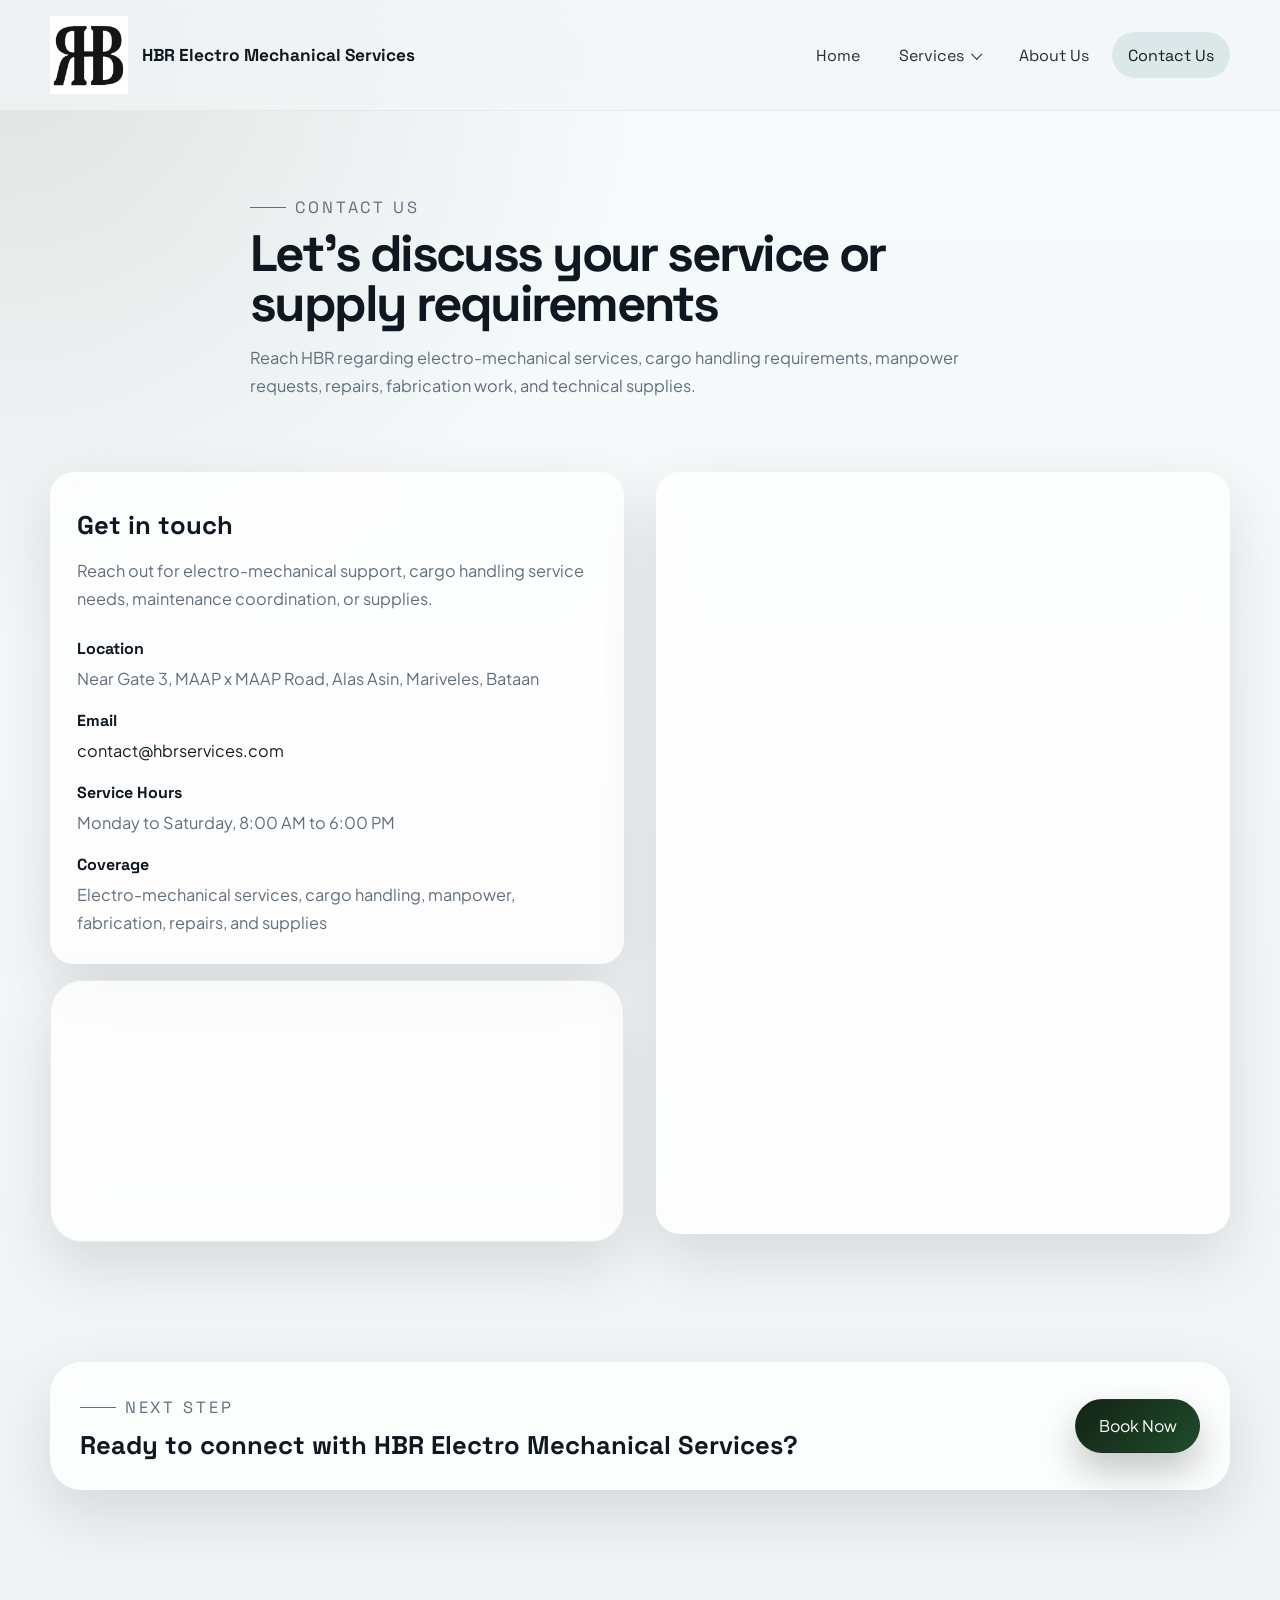
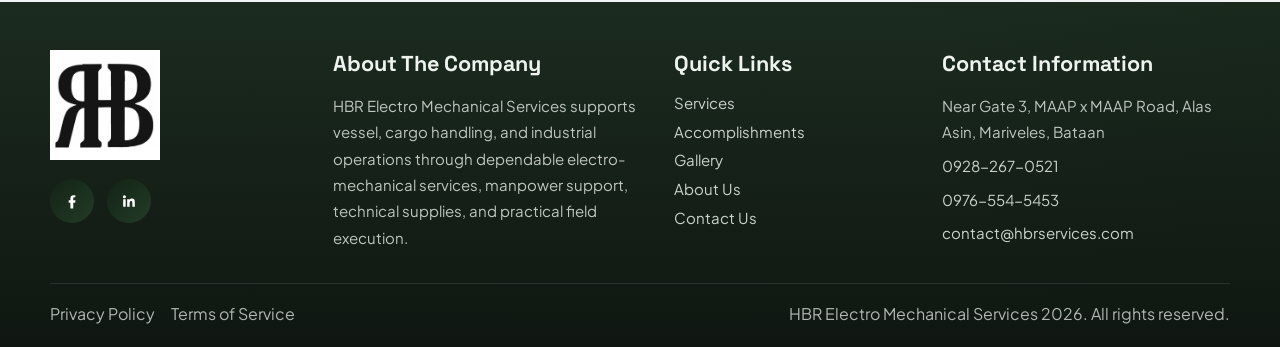
<file: contact.html>
<!DOCTYPE html>
<html lang="en">
<head>
  <meta charset="UTF-8">
  <meta name="viewport" content="width=device-width, initial-scale=1.0">
  <meta
    name="description"
    content="Contact HBR Electro Mechanical Services for electro-mechanical support, cargo handling services, and technical supply inquiries."
  >
  <title>HBR Electro Mechanical Services | Contact Us</title>
  <link rel="preconnect" href="https://fonts.googleapis.com">
  <link rel="preconnect" href="https://fonts.gstatic.com" crossorigin>
  <link
    href="https://fonts.googleapis.com/css2?family=Space+Grotesk:wght@400;500;700&family=Plus+Jakarta+Sans:wght@400;500;600;700&display=swap"
    rel="stylesheet"
  >
  <link rel="stylesheet" href="style.css">
</head>
<body>
  <div class="site-shell">
    <header class="site-header">
      <div class="container nav-wrap">
        <a class="brand" href="index.html" aria-label="HBR Electro Mechanical Services home">
          <img src="assets/logo-transparent.png" alt="HBR Electro Mechanical Services logo">
          <div>
            <strong>HBR Electro Mechanical Services</strong>
          </div>
        </a>

        <button class="nav-toggle" type="button" aria-expanded="false" aria-controls="site-nav">
          <span></span>
          <span></span>
        </button>

        <nav class="site-nav" id="site-nav">
          <a href="index.html">Home</a>
          <div class="nav-dropdown">
            <a href="services.html">Services</a>
            <div class="dropdown-menu">
              <a href="services.html">Services</a>
              <a href="accomplishments.html">Accomplishments</a>
              <a href="gallery.html">Gallery</a>
            </div>
          </div>
          <a href="about.html">About Us</a>
          <a class="active" href="contact.html">Contact Us</a>
        </nav>
      </div>
    </header>

    <main>
      <section class="page-hero">
        <div class="container narrow reveal">
          <p class="eyebrow">Contact Us</p>
          <h1>Let’s discuss your service or supply requirements</h1>
          <p>
            Reach HBR regarding electro-mechanical services, cargo handling requirements, manpower requests,
            repairs, fabrication work, and technical supplies.
          </p>
        </div>
      </section>

      <section class="section">
        <div class="container contact-layout">
          <div class="contact-side-stack">
            <div class="contact-panel reveal">
              <h2>Get in touch</h2>
              <p>
                Reach out for electro-mechanical support, cargo handling service needs, maintenance coordination,
                or supplies.
              </p>

              <div class="contact-items">
                <div>
                  <span>Location</span>
                  <p>Near Gate 3, MAAP x MAAP Road, Alas Asin, Mariveles, Bataan</p>
                </div>
                <div>
                  <span>Email</span>
                  <p>
                    <a href="mailto:contact@hbrservices.com">contact@hbrservices.com</a>
                  </p>
                </div>
                <div>
                  <span>Service Hours</span>
                  <p>Monday to Saturday, 8:00 AM to 6:00 PM</p>
                </div>
                <div>
                  <span>Coverage</span>
                  <p>Electro-mechanical services, cargo handling, manpower, fabrication, repairs, and supplies</p>
                </div>
              </div>
            </div>

            <div class="map-card map-card-compact reveal reveal-delay-1">
              <iframe
                title="HBR Electro Mechanical Services location map"
                src="https://www.google.com/maps?q=14.441999,120.553389&z=16&output=embed"
                loading="lazy"
                referrerpolicy="no-referrer-when-downgrade"
                allowfullscreen
              ></iframe>
            </div>
          </div>

          <div class="contact-form-embed reveal reveal-delay-1">
            <iframe
              title="HBR inquiry form"
              src="https://forms.zohopublic.com/officehbrse1/form/SimpleContactUs/formperma/Fb5g1kyPlK3-eFYyN-wP-z5m0e_E_84qAbiw-7aMXgk"
              loading="lazy"
              frameborder="0"
              marginheight="0"
              marginwidth="0"
            ></iframe>
          </div>
        </div>
      </section>

      <section class="section">
        <div class="container cta-banner reveal">
          <div>
            <p class="eyebrow">Next step</p>
            <h2>Ready to connect with HBR Electro Mechanical Services?</h2>
          </div>
          <a class="button button-primary" href="https://hbrelectromechanicalservices.zohobookings.com/#/2026
" target="_blank" rel="noreferrer">Book Now</a>
        </div>
      </section>
    </main>

    <footer class="site-footer">
      <div class="container footer-grid">
        <div class="footer-brand">
          <img src="assets/logo-transparent.png" alt="HBR Electro Mechanical Services logo">
          <div class="footer-socials">
            <a class="social-icon" href="#" aria-label="Facebook">
              <svg viewBox="0 0 24 24" aria-hidden="true"><path d="M13.5 21v-7h2.3l.4-3h-2.7V9.1c0-.9.3-1.5 1.6-1.5H16V5.1c-.3 0-1.2-.1-2.2-.1-2.2 0-3.7 1.3-3.7 3.9V11H8v3h2.1v7h3.4Z"/></svg>
            </a>
            <a class="social-icon" href="#" aria-label="LinkedIn">
              <svg viewBox="0 0 24 24" aria-hidden="true"><path d="M6.5 8.7A1.8 1.8 0 1 0 6.5 5a1.8 1.8 0 0 0 0 3.7ZM5 19h3V10H5v9Zm4.8 0h3v-4.7c0-1.2.2-2.3 1.7-2.3s1.5 1.4 1.5 2.4V19h3v-5.3c0-2.6-.6-4.6-3.6-4.6-1.4 0-2.3.8-2.7 1.5h-.1V10h-2.8c.1.8 0 9 0 9Z"/></svg>
            </a>
          </div>
        </div>

        <div class="footer-column">
          <h3>About The Company</h3>
          <p>
            HBR Electro Mechanical Services supports vessel, cargo handling, and industrial operations through
            dependable electro-mechanical services, manpower support, technical supplies, and practical field
            execution.
          </p>
        </div>

        <div class="footer-column">
          <h3>Quick Links</h3>
          <div class="footer-links">
            <a href="services.html">Services</a>
            <a href="accomplishments.html">Accomplishments</a>
            <a href="gallery.html">Gallery</a>
            <a href="about.html">About Us</a>
            <a href="contact.html">Contact Us</a>
          </div>
        </div>

        <div class="footer-column">
          <h3>Contact Information</h3>
          <div class="footer-contact">
            <p>Near Gate 3, MAAP x MAAP Road, Alas Asin, Mariveles, Bataan</p>
            <p><a href="tel:+639282670521">0928-267-0521</a></p>
            <p><a href="tel:+639765545453">0976-554-5453</a></p>
            <p><a href="mailto:contact@hbrservices.com">contact@hbrservices.com</a></p>
          </div>
        </div>
      </div>

      <div class="container footer-bottom">
        <div class="footer-legal">
          <button type="button" class="footer-legal-link" data-modal-open="privacy-modal">Privacy Policy</button>
          <button type="button" class="footer-legal-link" data-modal-open="terms-modal">Terms of Service</button>
        </div>
        <p>HBR Electro Mechanical Services <span data-current-year></span>. All rights reserved.</p>
      </div>
    </footer>

    <div class="modal-backdrop" data-modal="privacy-modal" aria-hidden="true">
      <div class="modal-window" role="dialog" aria-modal="true" aria-labelledby="privacy-title">
        <button class="modal-close" type="button" aria-label="Close" data-modal-close>&times;</button>
        <h2 id="privacy-title">Privacy Policy</h2>
        <div class="modal-body">
          <p>HBR Electro Mechanical Services respects the privacy of every visitor, client, supplier, and business contact who interacts with this website.</p>
          <p>Information submitted through the website, including names, email addresses, company details, phone numbers, and service inquiries, may be used only for responding to requests, evaluating business needs, preparing quotations, coordinating services, and maintaining professional communication with prospective or existing clients.</p>
          <p>HBR does not sell personal information to third parties. Information may be shared only when reasonably necessary to support company operations, comply with legal obligations, protect company rights, or coordinate services with authorized representatives, contractors, or advisers.</p>
          <p>While HBR takes reasonable steps to protect information submitted through the website, no online transmission or storage method can be guaranteed as completely secure. Visitors should avoid sending highly sensitive information unless necessary and appropriate.</p>
          <p>This website may be updated from time to time. Continued use of the website after updates means acceptance of the current privacy terms. For questions regarding privacy-related matters, visitors may contact HBR through <a href="mailto:contact@hbrservices.com">contact@hbrservices.com</a>.</p>
        </div>
      </div>
    </div>

    <div class="modal-backdrop" data-modal="terms-modal" aria-hidden="true">
      <div class="modal-window" role="dialog" aria-modal="true" aria-labelledby="terms-title">
        <button class="modal-close" type="button" aria-label="Close" data-modal-close>&times;</button>
        <h2 id="terms-title">Terms of Service</h2>
        <div class="modal-body">
          <p>This website is provided for general information about HBR Electro Mechanical Services, its capabilities, service offerings, and contact channels.</p>
          <p>All website content, including text, graphics, branding, images, and layout elements, is provided for business presentation purposes only. Visitors may not reproduce, distribute, or commercially reuse website content without prior written permission from HBR, except where limited use is permitted by law.</p>
          <p>Information on this website does not automatically create a contract, service agreement, partnership, or accreditation relationship. Any services, quotations, project scopes, schedules, and deliverables remain subject to formal discussion, evaluation, and written approval by HBR and the client.</p>
          <p>HBR aims to keep website information accurate and current, but does not guarantee that all content will always be complete, error-free, or up to date. The company may revise, add, or remove content at any time without prior notice.</p>
          <p>By using this website, visitors agree to use it lawfully and in a manner that does not interfere with the security, availability, or operation of the site. Questions regarding these terms may be directed to <a href="mailto:contact@hbrservices.com">contact@hbrservices.com</a>.</p>
        </div>
      </div>
    </div>
  </div>

  <script src="script.js"></script>
</body>
</html>
</file>
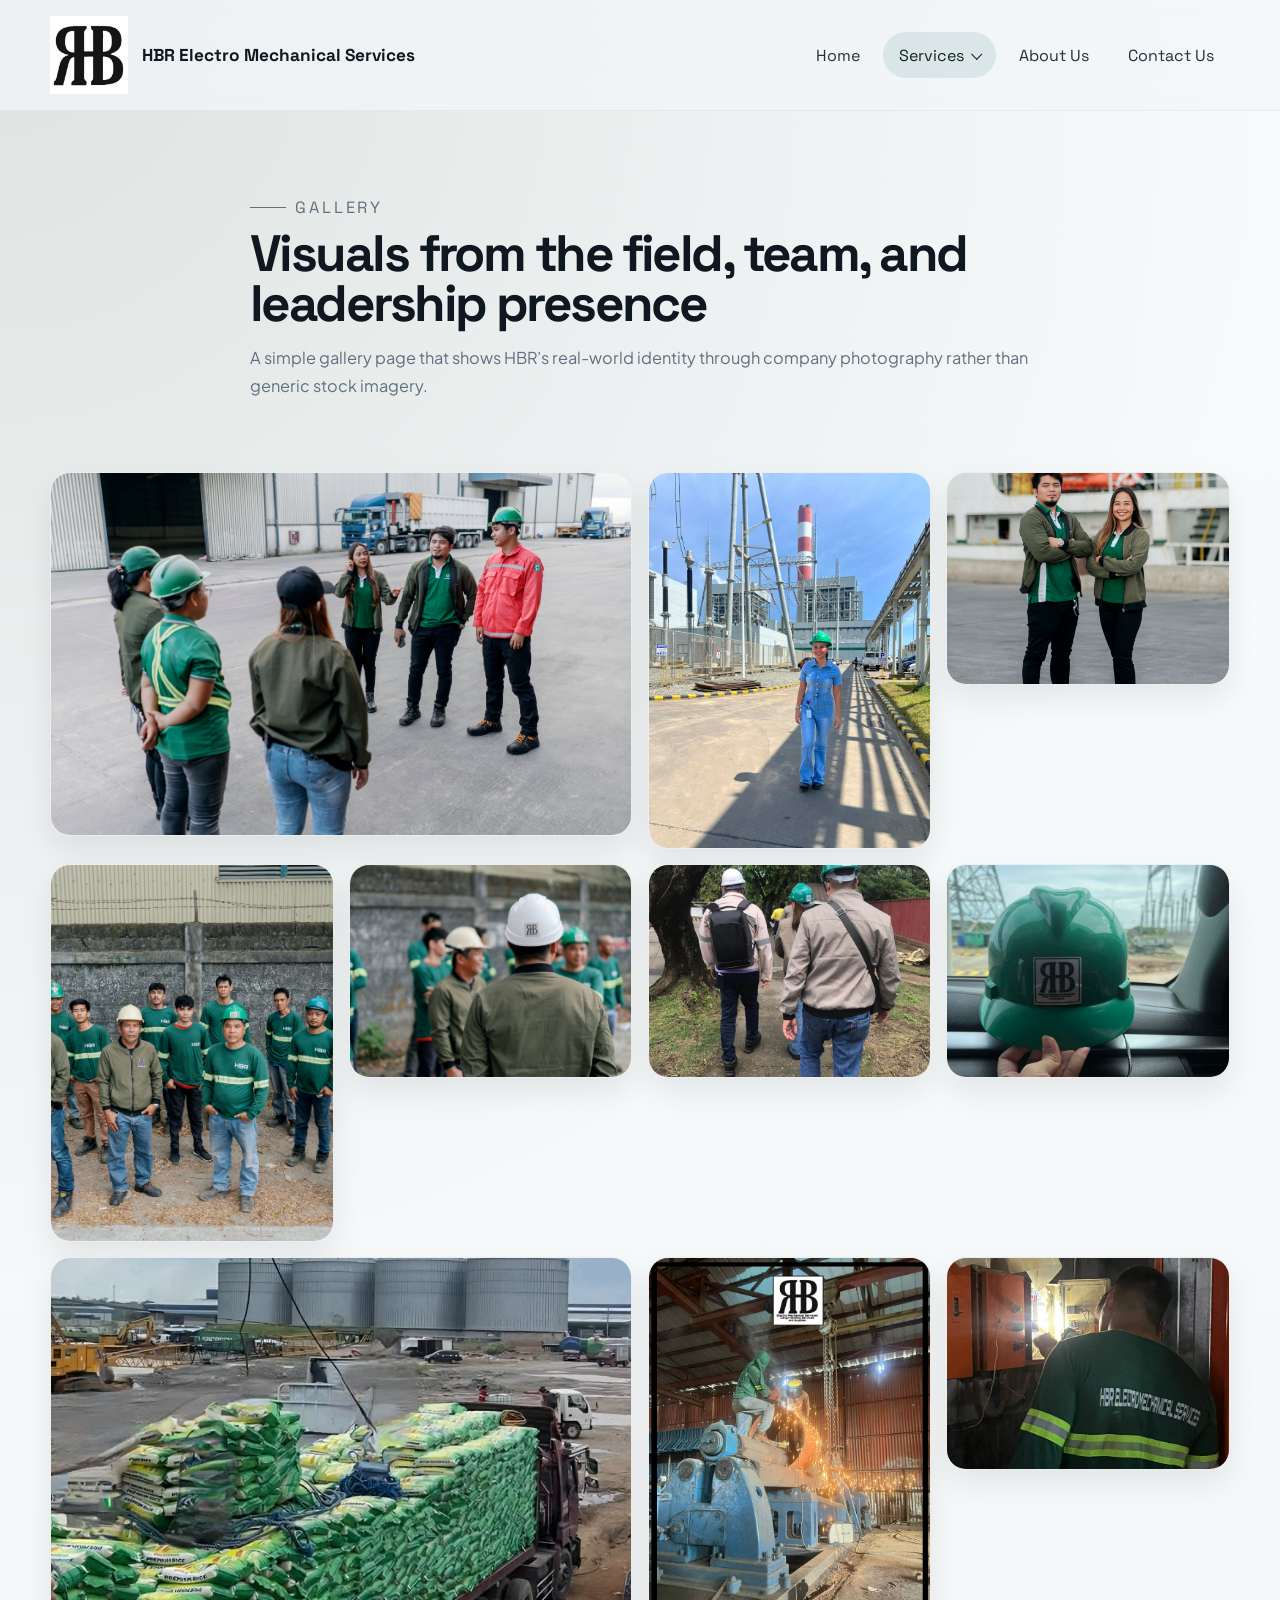
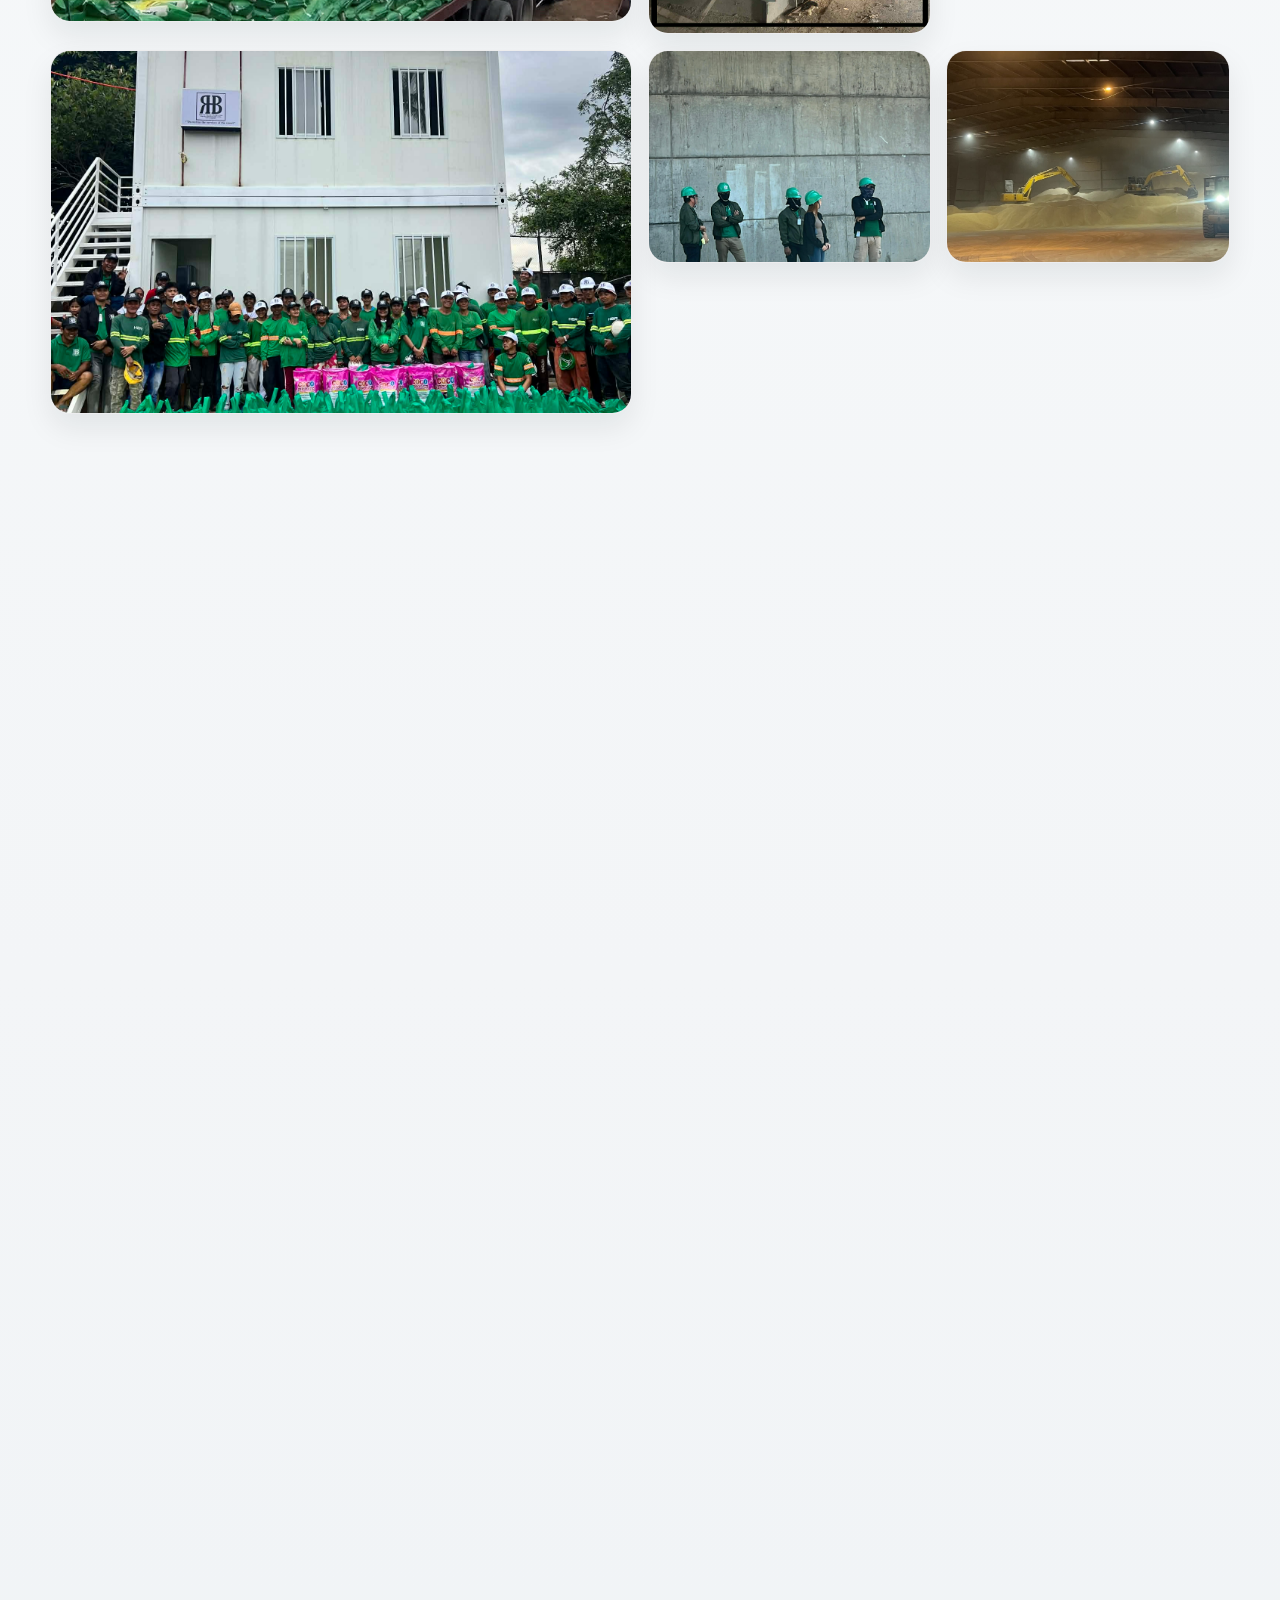
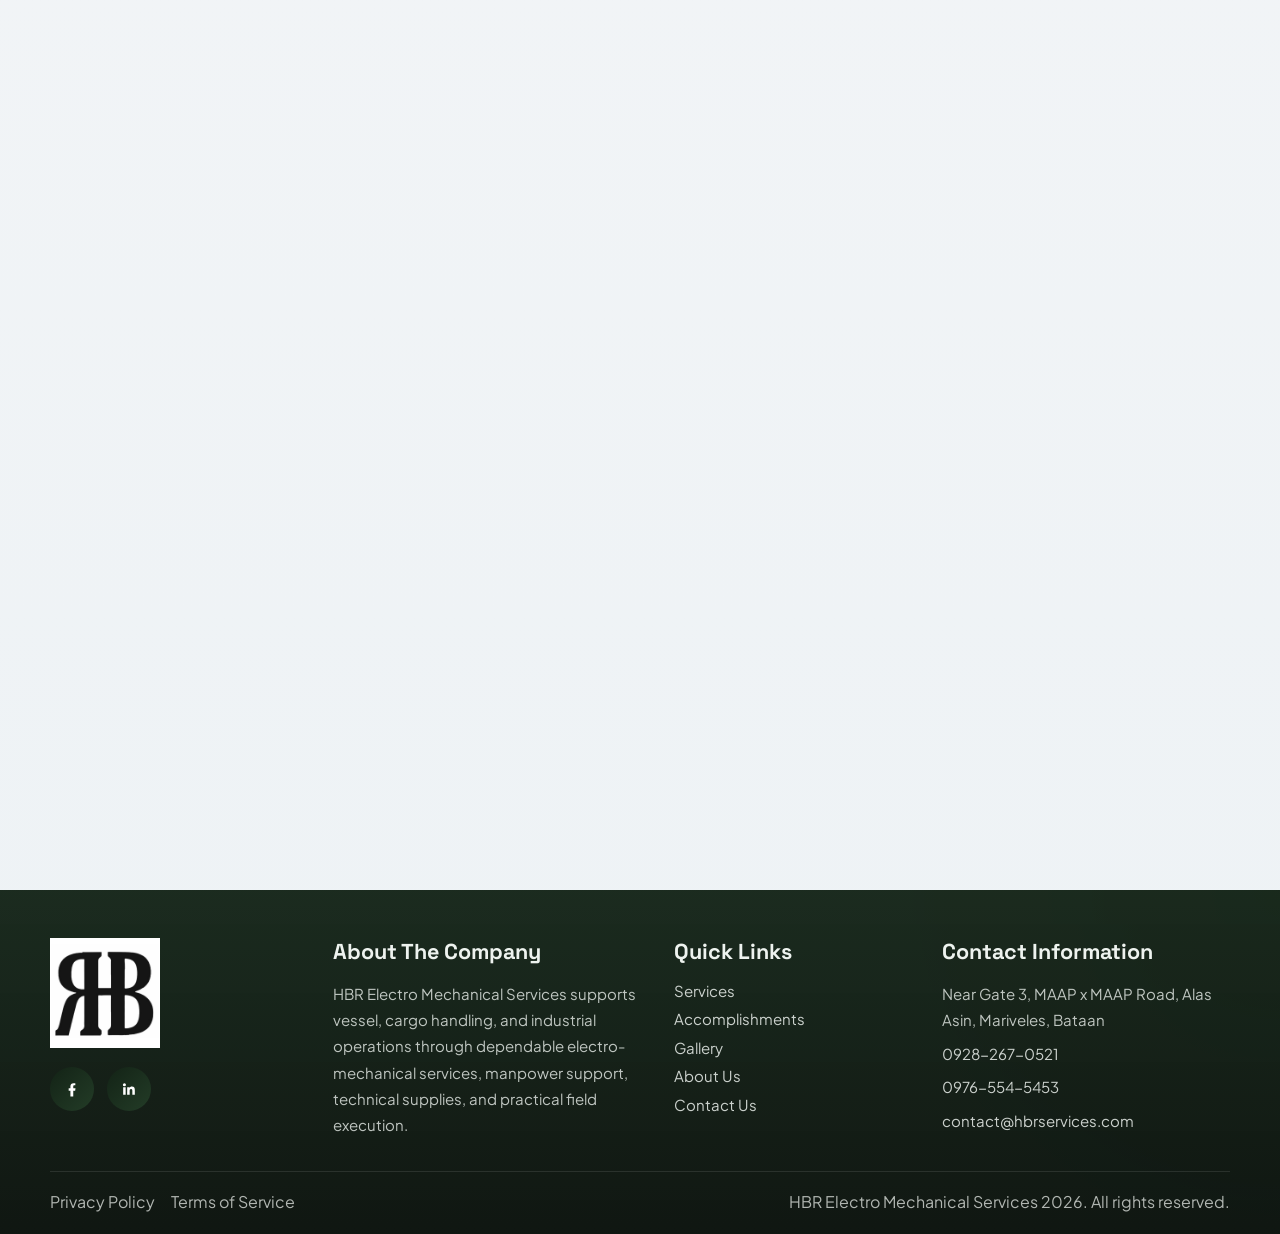
<file: gallery.html>
<!DOCTYPE html>
<html lang="en">
<head>
  <meta charset="UTF-8">
  <meta name="viewport" content="width=device-width, initial-scale=1.0">
  <meta
    name="description"
    content="Browse the HBR Electro Mechanical Services gallery featuring real field photos, team presence, and on-site operational readiness."
  >
  <title>HBR Electro Mechanical Services | Gallery</title>
  <link rel="preconnect" href="https://fonts.googleapis.com">
  <link rel="preconnect" href="https://fonts.gstatic.com" crossorigin>
  <link
    href="https://fonts.googleapis.com/css2?family=Space+Grotesk:wght@400;500;700&family=Plus+Jakarta+Sans:wght@400;500;600;700&display=swap"
    rel="stylesheet"
  >
  <link rel="stylesheet" href="style.css">
</head>
<body>
  <div class="site-shell">
    <header class="site-header">
      <div class="container nav-wrap">
        <a class="brand" href="index.html" aria-label="HBR Electro Mechanical Services home">
          <img src="assets/logo-transparent.png" alt="HBR Electro Mechanical Services logo">
          <div>
            <strong>HBR Electro Mechanical Services</strong>
          </div>
        </a>

        <button class="nav-toggle" type="button" aria-expanded="false" aria-controls="site-nav">
          <span></span>
          <span></span>
        </button>

        <nav class="site-nav" id="site-nav">
          <a href="index.html">Home</a>
          <div class="nav-dropdown">
            <a class="active" href="services.html">Services</a>
            <div class="dropdown-menu">
              <a href="services.html">Services</a>
              <a href="accomplishments.html">Accomplishments</a>
              <a class="active" href="gallery.html">Gallery</a>
            </div>
          </div>
          <a href="about.html">About Us</a>
          <a href="contact.html">Contact Us</a>
        </nav>
      </div>
    </header>

    <main>
      <section class="page-hero">
        <div class="container narrow reveal">
          <p class="eyebrow">Gallery</p>
          <h1>Visuals from the field, team, and leadership presence</h1>
          <p>
            A simple gallery page that shows HBR’s real-world identity through company photography rather than
            generic stock imagery.
          </p>
        </div>
      </section>

      <section class="section">
        <div class="container gallery-grid">
          <figure class="gallery-card gallery-card-wide reveal">
            <img src="assets/operations-briefing.jpg" alt="HBR team briefing before operations">
          </figure>
          <figure class="gallery-card gallery-card-tall reveal reveal-delay-1">
            <img src="assets/gallery-new/power-site-portrait.jpeg" alt="HBR representative at an industrial power facility">
          </figure>
          <figure class="gallery-card reveal reveal-delay-1">
            <img src="assets/executives.jpg" alt="HBR executives in front of a vessel">
          </figure>
          <figure class="gallery-card gallery-card-tall reveal reveal-delay-2">
            <img src="assets/team-photo.jpg" alt="HBR team group photo">
          </figure>
          <figure class="gallery-card reveal">
            <img src="assets/team-briefing-detail.jpg" alt="HBR field briefing detail">
          </figure>
          <figure class="gallery-card reveal reveal-delay-1">
            <img src="assets/gallery-new/field-walk.jpg" alt="HBR personnel walking through a field site in safety helmets">
          </figure>
          <figure class="gallery-card reveal reveal-delay-2">
            <img src="assets/gallery-new/hardhat-vehicle.jpeg" alt="HBR hardhat displayed inside a vehicle near an industrial site">
          </figure>
          <figure class="gallery-card gallery-card-wide reveal">
            <img src="assets/gallery-new/cargo-delivery.jpeg" alt="Cargo delivery and bulk material transport connected to HBR operations">
          </figure>
          <figure class="gallery-card gallery-card-tall reveal reveal-delay-1">
            <img src="assets/gallery-new/welding-shop.jpeg" alt="HBR team member performing welding and fabrication work in the workshop">
          </figure>
          <figure class="gallery-card reveal reveal-delay-2">
            <img src="assets/gallery-new/electrical-panel.jpeg" alt="HBR technician working on an electrical control panel">
          </figure>
          <figure class="gallery-card gallery-card-wide reveal">
            <img src="assets/gallery-new/team-event.jpeg" alt="HBR team gathered outside the company site during a team event">
          </figure>
          <figure class="gallery-card reveal reveal-delay-1">
            <img src="assets/gallery-new/site-lineup.jpeg" alt="HBR personnel lined up at an industrial site in branded safety gear">
          </figure>
          <figure class="gallery-card gallery-card-wide reveal reveal-delay-2">
            <img src="assets/gallery-equipment/heavy-equipment-parked.jpg" alt="Heavy equipment parked inside an HBR facility">
          </figure>
          <figure class="gallery-card reveal">
            <img src="assets/gallery-equipment/heavy-equipment-yard.jpg" alt="Excavator positioned at the HBR yard">
          </figure>
          <figure class="gallery-card gallery-card-tall reveal reveal-delay-1">
            <img src="assets/gallery-equipment/crane-lift-loader-1.jpg" alt="Wheel loader being lifted by crane during operations">
          </figure>
          <figure class="gallery-card gallery-card-wide reveal reveal-delay-2">
            <img src="assets/gallery-equipment/port-loader-overview.jpg" alt="Wheel loader positioned beside a port conveyor system">
          </figure>
          <figure class="gallery-card gallery-card-tall reveal">
            <img src="assets/gallery-equipment/crane-lift-loader-2.jpg" alt="Wheel loader suspended from crane at the port">
          </figure>
          <figure class="gallery-card gallery-card-tall reveal reveal-delay-1">
            <img src="assets/gallery-equipment/crane-lift-loader-3.jpg" alt="Close-up of a suspended wheel loader during lifting operations">
          </figure>
          <figure class="gallery-card gallery-card-tall reveal reveal-delay-2">
            <img src="assets/gallery-equipment/crane-lift-loader-4.jpg" alt="Crane lifting a wheel loader above the port structure">
          </figure>
          <figure class="gallery-card reveal">
            <img src="assets/gallery-equipment/silo-loaders.jpg" alt="Loaders operating inside a bulk material silo">
          </figure>
          <figure class="gallery-card gallery-card-tall reveal reveal-delay-1">
            <img src="assets/gallery-equipment/loader-inspection-1.jpg" alt="Team conducting inspection beside a wheel loader">
          </figure>
          <figure class="gallery-card gallery-card-tall reveal reveal-delay-2">
            <img src="assets/gallery-equipment/loader-inspection-2.jpg" alt="Worker standing beside a wheel loader for equipment inspection">
          </figure>
          <figure class="gallery-card gallery-card-tall reveal">
            <img src="assets/gallery-equipment/loader-closeup.jpg" alt="Close-up of a worker checking an HBR wheel loader">
          </figure>
          <figure class="gallery-card reveal reveal-delay-1">
            <img src="assets/gallery-equipment/excavator-yard.jpg" alt="Komatsu excavator in the HBR yard">
          </figure>
          <figure class="gallery-card gallery-card-tall reveal reveal-delay-2">
            <img src="assets/gallery-equipment/indoor-equipment-1.jpg" alt="Excavator operating inside a warehouse with bulk material">
          </figure>
          <figure class="gallery-card gallery-card-tall reveal">
            <img src="assets/gallery-equipment/indoor-equipment-2.jpg" alt="Multiple excavators working inside a bulk material warehouse">
          </figure>
          <figure class="gallery-card gallery-card-tall reveal reveal-delay-1">
            <img src="assets/gallery-equipment/warehouse-excavator.jpg" alt="Excavator stored near the HBR warehouse">
          </figure>
          <figure class="gallery-card gallery-card-wide reveal reveal-delay-2">
            <img src="assets/gallery-equipment/warehouse-dual-excavators.jpg" alt="Two wheel loaders positioned beside a vessel and covered structure">
          </figure>
          <figure class="gallery-card gallery-card-tall reveal">
            <img src="assets/gallery-equipment/loader-side-profile.jpg" alt="Side profile of a large HBR wheel loader in a tree-lined area">
          </figure>
        </div>
      </section>
    </main>

    <footer class="site-footer">
      <div class="container footer-grid">
        <div class="footer-brand">
          <img src="assets/logo-transparent.png" alt="HBR Electro Mechanical Services logo">
          <div class="footer-socials">
            <a class="social-icon" href="#" aria-label="Facebook">
              <svg viewBox="0 0 24 24" aria-hidden="true"><path d="M13.5 21v-7h2.3l.4-3h-2.7V9.1c0-.9.3-1.5 1.6-1.5H16V5.1c-.3 0-1.2-.1-2.2-.1-2.2 0-3.7 1.3-3.7 3.9V11H8v3h2.1v7h3.4Z"/></svg>
            </a>
            <a class="social-icon" href="#" aria-label="LinkedIn">
              <svg viewBox="0 0 24 24" aria-hidden="true"><path d="M6.5 8.7A1.8 1.8 0 1 0 6.5 5a1.8 1.8 0 0 0 0 3.7ZM5 19h3V10H5v9Zm4.8 0h3v-4.7c0-1.2.2-2.3 1.7-2.3s1.5 1.4 1.5 2.4V19h3v-5.3c0-2.6-.6-4.6-3.6-4.6-1.4 0-2.3.8-2.7 1.5h-.1V10h-2.8c.1.8 0 9 0 9Z"/></svg>
            </a>
          </div>
        </div>

        <div class="footer-column">
          <h3>About The Company</h3>
          <p>
            HBR Electro Mechanical Services supports vessel, cargo handling, and industrial operations through
            dependable electro-mechanical services, manpower support, technical supplies, and practical field
            execution.
          </p>
        </div>

        <div class="footer-column">
          <h3>Quick Links</h3>
          <div class="footer-links">
            <a href="services.html">Services</a>
            <a href="accomplishments.html">Accomplishments</a>
            <a href="gallery.html">Gallery</a>
            <a href="about.html">About Us</a>
            <a href="contact.html">Contact Us</a>
          </div>
        </div>

        <div class="footer-column">
          <h3>Contact Information</h3>
          <div class="footer-contact">
            <p>Near Gate 3, MAAP x MAAP Road, Alas Asin, Mariveles, Bataan</p>
            <p><a href="tel:+639282670521">0928-267-0521</a></p>
            <p><a href="tel:+639765545453">0976-554-5453</a></p>
            <p><a href="mailto:contact@hbrservices.com">contact@hbrservices.com</a></p>
          </div>
        </div>
      </div>

      <div class="container footer-bottom">
        <div class="footer-legal">
          <button type="button" class="footer-legal-link" data-modal-open="privacy-modal">Privacy Policy</button>
          <button type="button" class="footer-legal-link" data-modal-open="terms-modal">Terms of Service</button>
        </div>
        <p>HBR Electro Mechanical Services <span data-current-year></span>. All rights reserved.</p>
      </div>
    </footer>

    <div class="modal-backdrop" data-modal="privacy-modal" aria-hidden="true">
      <div class="modal-window" role="dialog" aria-modal="true" aria-labelledby="privacy-title">
        <button class="modal-close" type="button" aria-label="Close" data-modal-close>&times;</button>
        <h2 id="privacy-title">Privacy Policy</h2>
        <div class="modal-body">
          <p>HBR Electro Mechanical Services respects the privacy of every visitor, client, supplier, and business contact who interacts with this website.</p>
          <p>Information submitted through the website, including names, email addresses, company details, phone numbers, and service inquiries, may be used only for responding to requests, evaluating business needs, preparing quotations, coordinating services, and maintaining professional communication with prospective or existing clients.</p>
          <p>HBR does not sell personal information to third parties. Information may be shared only when reasonably necessary to support company operations, comply with legal obligations, protect company rights, or coordinate services with authorized representatives, contractors, or advisers.</p>
          <p>While HBR takes reasonable steps to protect information submitted through the website, no online transmission or storage method can be guaranteed as completely secure. Visitors should avoid sending highly sensitive information unless necessary and appropriate.</p>
          <p>This website may be updated from time to time. Continued use of the website after updates means acceptance of the current privacy terms. For questions regarding privacy-related matters, visitors may contact HBR through <a href="mailto:contact@hbrservices.com">contact@hbrservices.com</a>.</p>
        </div>
      </div>
    </div>

    <div class="modal-backdrop" data-modal="terms-modal" aria-hidden="true">
      <div class="modal-window" role="dialog" aria-modal="true" aria-labelledby="terms-title">
        <button class="modal-close" type="button" aria-label="Close" data-modal-close>&times;</button>
        <h2 id="terms-title">Terms of Service</h2>
        <div class="modal-body">
          <p>This website is provided for general information about HBR Electro Mechanical Services, its capabilities, service offerings, and contact channels.</p>
          <p>All website content, including text, graphics, branding, images, and layout elements, is provided for business presentation purposes only. Visitors may not reproduce, distribute, or commercially reuse website content without prior written permission from HBR, except where limited use is permitted by law.</p>
          <p>Information on this website does not automatically create a contract, service agreement, partnership, or accreditation relationship. Any services, quotations, project scopes, schedules, and deliverables remain subject to formal discussion, evaluation, and written approval by HBR and the client.</p>
          <p>HBR aims to keep website information accurate and current, but does not guarantee that all content will always be complete, error-free, or up to date. The company may revise, add, or remove content at any time without prior notice.</p>
          <p>By using this website, visitors agree to use it lawfully and in a manner that does not interfere with the security, availability, or operation of the site. Questions regarding these terms may be directed to <a href="mailto:contact@hbrservices.com">contact@hbrservices.com</a>.</p>
        </div>
      </div>
    </div>
  </div>

  <script src="script.js"></script>
</body>
</html>
</file>
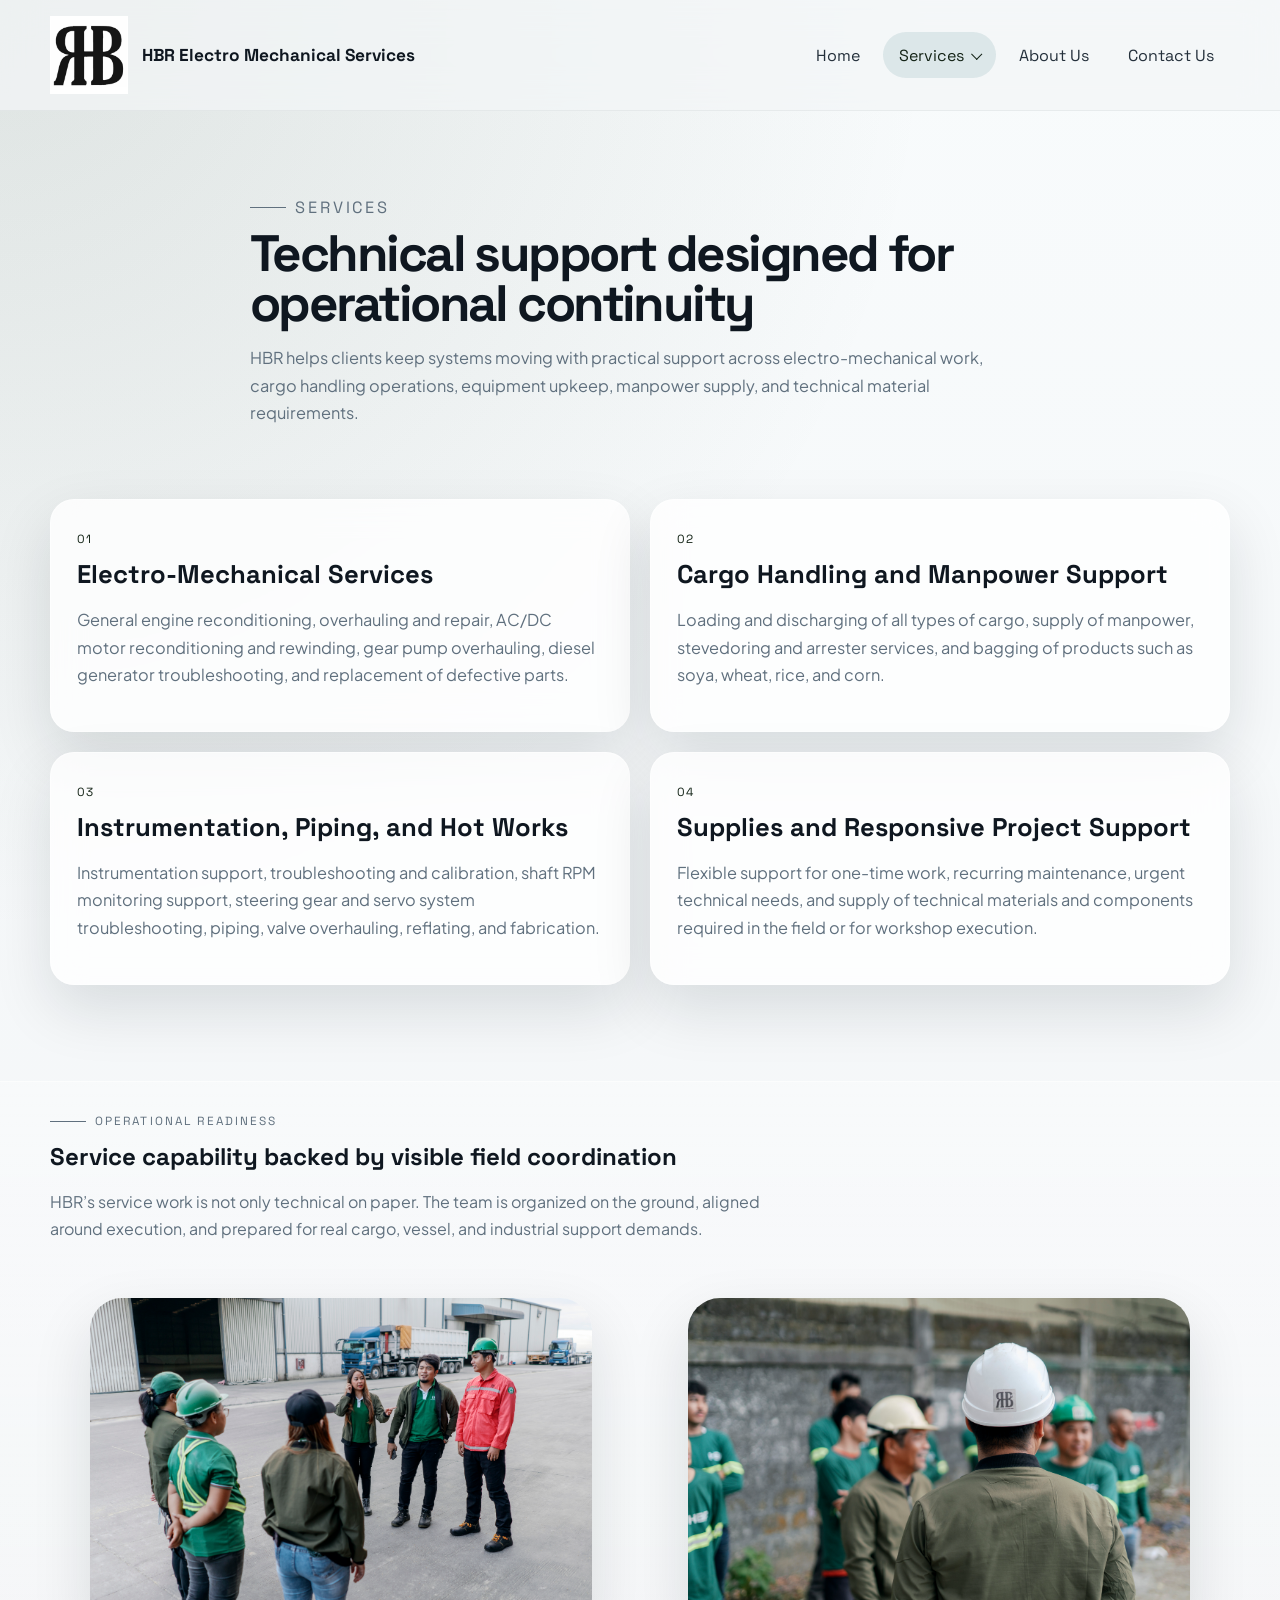
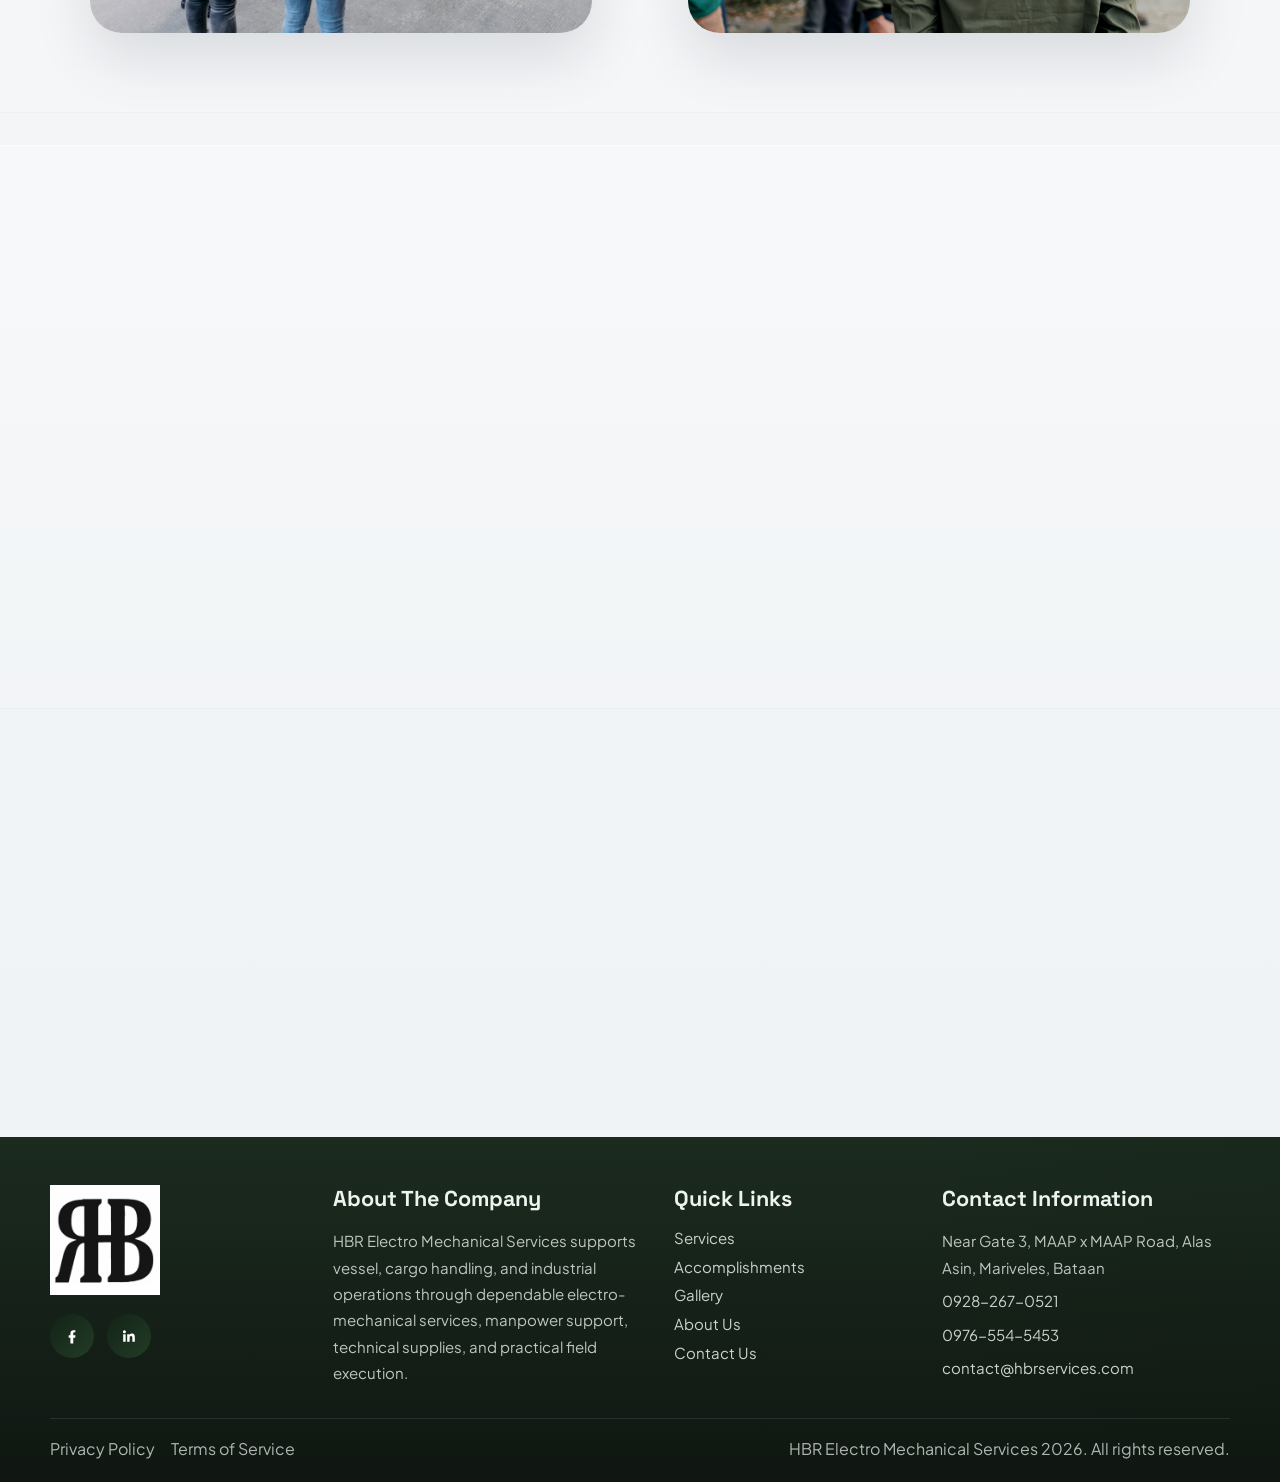
<file: services.html>
<!DOCTYPE html>
<html lang="en">
<head>
  <meta charset="UTF-8">
  <meta name="viewport" content="width=device-width, initial-scale=1.0">
  <meta
    name="description"
    content="Explore HBR Electro Mechanical Services capabilities including maintenance, cargo handling support, technical supplies, and equipment assistance."
  >
  <title>HBR Electro Mechanical Services | Services</title>
  <link rel="preconnect" href="https://fonts.googleapis.com">
  <link rel="preconnect" href="https://fonts.gstatic.com" crossorigin>
  <link
    href="https://fonts.googleapis.com/css2?family=Space+Grotesk:wght@400;500;700&family=Plus+Jakarta+Sans:wght@400;500;600;700&display=swap"
    rel="stylesheet"
  >
  <link rel="stylesheet" href="style.css">
</head>
<body>
  <div class="site-shell">
    <header class="site-header">
      <div class="container nav-wrap">
        <a class="brand" href="index.html" aria-label="HBR Electro Mechanical Services home">
          <img src="assets/logo-transparent.png" alt="HBR Electro Mechanical Services logo">
          <div>
            <strong>HBR Electro Mechanical Services</strong>
          </div>
        </a>

        <button class="nav-toggle" type="button" aria-expanded="false" aria-controls="site-nav">
          <span></span>
          <span></span>
        </button>

        <nav class="site-nav" id="site-nav">
          <a href="index.html">Home</a>
          <div class="nav-dropdown">
            <a class="active" href="services.html">Services</a>
            <div class="dropdown-menu">
              <a class="active" href="services.html">Services</a>
              <a href="accomplishments.html">Accomplishments</a>
              <a href="gallery.html">Gallery</a>
            </div>
          </div>
          <a href="about.html">About Us</a>
          <a href="contact.html">Contact Us</a>
        </nav>
      </div>
    </header>

    <main>
      <section class="page-hero">
        <div class="container narrow reveal">
          <p class="eyebrow">Services</p>
          <h1>Technical support designed for operational continuity</h1>
          <p>
            HBR helps clients keep systems moving with practical support across electro-mechanical work, cargo
            handling operations, equipment upkeep, manpower supply, and technical material requirements.
          </p>
        </div>
      </section>

      <section class="section">
        <div class="container cards-2x2">
          <article class="service-card reveal">
            <span class="card-tag">01</span>
            <h2>Electro-Mechanical Services</h2>
            <p>
              General engine reconditioning, overhauling and repair, AC/DC motor reconditioning and rewinding,
              gear pump overhauling, diesel generator troubleshooting, and replacement of defective parts.
            </p>
          </article>

          <article class="service-card reveal reveal-delay-1">
            <span class="card-tag">02</span>
            <h2>Cargo Handling and Manpower Support</h2>
            <p>
              Loading and discharging of all types of cargo, supply of manpower, stevedoring and arrester
              services, and bagging of products such as soya, wheat, rice, and corn.
            </p>
          </article>

          <article class="service-card reveal reveal-delay-2">
            <span class="card-tag">03</span>
            <h2>Instrumentation, Piping, and Hot Works</h2>
            <p>
              Instrumentation support, troubleshooting and calibration, shaft RPM monitoring support, steering
              gear and servo system troubleshooting, piping, valve overhauling, reflating, and fabrication.
            </p>
          </article>

          <article class="service-card reveal">
            <span class="card-tag">04</span>
            <h2>Supplies and Responsive Project Support</h2>
            <p>
              Flexible support for one-time work, recurring maintenance, urgent technical needs, and supply of
              technical materials and components required in the field or for workshop execution.
            </p>
          </article>
        </div>
      </section>

      <section class="section section-alt">
        <div class="container service-visual-band service-visual-band-stacked">
          <div class="service-visual-copy reveal">
            <p class="eyebrow">Operational Readiness</p>
            <h2>Service capability backed by visible field coordination</h2>
            <p>
              HBR’s service work is not only technical on paper. The team is organized on the ground, aligned
              around execution, and prepared for real cargo, vessel, and industrial support demands.
            </p>
          </div>
          <div class="service-visual-grid">
            <figure class="reveal">
              <img src="assets/operations-briefing.jpg" alt="HBR leaders coordinating with team members before field work">
            </figure>
            <figure class="reveal reveal-delay-1">
              <img src="assets/team-briefing-detail.jpg" alt="HBR team members gathered for a field briefing">
            </figure>
          </div>
        </div>
      </section>

      <section class="section section-alt">
        <div class="container process-band">
          <div class="section-heading reveal">
            <p class="eyebrow">Work Process</p>
            <h2>From RFQ to mobilization with a clear operating process</h2>
            <p>
              HBR’s process starts with inquiry and quotation, then moves through approval, pre-organization,
              orientation, mobilization, field execution, reporting, and completion monitoring. That gives
              clients a more structured and accountable service experience.
            </p>
          </div>
          <div class="process-visual reveal reveal-delay-1" aria-label="HBR work process">
            <article class="process-step">
              <span class="process-step-number">01</span>
              <h3>Inquiry &amp; Quotation</h3>
              <p>Initial request review, scope alignment, and quotation preparation.</p>
            </article>
            <article class="process-step">
              <span class="process-step-number">02</span>
              <h3>Approval &amp; Pre-Organization</h3>
              <p>Commercial confirmation, internal planning, and resource preparation.</p>
            </article>
            <article class="process-step">
              <span class="process-step-number">03</span>
              <h3>Orientation &amp; Mobilization</h3>
              <p>Team alignment, deployment planning, and readiness for field execution.</p>
            </article>
            <article class="process-step">
              <span class="process-step-number">04</span>
              <h3>Execution, Reporting &amp; Monitoring</h3>
              <p>On-site work delivery, updates, completion checks, and accountability through closeout.</p>
            </article>
          </div>
        </div>
      </section>

      <section class="section">
        <div class="container cards-2x2">
          <article class="service-card reveal">
            <span class="card-tag">Capability</span>
            <h2>Workshop readiness</h2>
            <p>
              The company profile highlights a 600-square-meter machine shop and headquarters used for repairs,
              reconditioning, rewinding, hot works, and fabrication.
            </p>
          </article>
          <article class="service-card reveal reveal-delay-1">
            <span class="card-tag">Experience</span>
            <h2>Sample accomplishments</h2>
            <p>
              Work completed over the years includes blower reconditioning, motor rewinding, transformer system
              commissioning, steering gear troubleshooting, life boat engine overhauling, and controller renewal.
            </p>
          </article>
        </div>
      </section>

    </main>

    <footer class="site-footer">
      <div class="container footer-grid">
        <div class="footer-brand">
          <img src="assets/logo-transparent.png" alt="HBR Electro Mechanical Services logo">
          <div class="footer-socials">
            <a class="social-icon" href="#" aria-label="Facebook">
              <svg viewBox="0 0 24 24" aria-hidden="true"><path d="M13.5 21v-7h2.3l.4-3h-2.7V9.1c0-.9.3-1.5 1.6-1.5H16V5.1c-.3 0-1.2-.1-2.2-.1-2.2 0-3.7 1.3-3.7 3.9V11H8v3h2.1v7h3.4Z"/></svg>
            </a>
            <a class="social-icon" href="#" aria-label="LinkedIn">
              <svg viewBox="0 0 24 24" aria-hidden="true"><path d="M6.5 8.7A1.8 1.8 0 1 0 6.5 5a1.8 1.8 0 0 0 0 3.7ZM5 19h3V10H5v9Zm4.8 0h3v-4.7c0-1.2.2-2.3 1.7-2.3s1.5 1.4 1.5 2.4V19h3v-5.3c0-2.6-.6-4.6-3.6-4.6-1.4 0-2.3.8-2.7 1.5h-.1V10h-2.8c.1.8 0 9 0 9Z"/></svg>
            </a>
          </div>
        </div>

        <div class="footer-column">
          <h3>About The Company</h3>
          <p>
            HBR Electro Mechanical Services supports vessel, cargo handling, and industrial operations through
            dependable electro-mechanical services, manpower support, technical supplies, and practical field
            execution.
          </p>
        </div>

        <div class="footer-column">
          <h3>Quick Links</h3>
          <div class="footer-links">
            <a href="services.html">Services</a>
            <a href="accomplishments.html">Accomplishments</a>
            <a href="gallery.html">Gallery</a>
            <a href="about.html">About Us</a>
            <a href="contact.html">Contact Us</a>
          </div>
        </div>

        <div class="footer-column">
          <h3>Contact Information</h3>
          <div class="footer-contact">
            <p>Near Gate 3, MAAP x MAAP Road, Alas Asin, Mariveles, Bataan</p>
            <p><a href="tel:+639282670521">0928-267-0521</a></p>
            <p><a href="tel:+639765545453">0976-554-5453</a></p>
            <p><a href="mailto:contact@hbrservices.com">contact@hbrservices.com</a></p>
          </div>
        </div>
      </div>

      <div class="container footer-bottom">
        <div class="footer-legal">
          <button type="button" class="footer-legal-link" data-modal-open="privacy-modal">Privacy Policy</button>
          <button type="button" class="footer-legal-link" data-modal-open="terms-modal">Terms of Service</button>
        </div>
        <p>HBR Electro Mechanical Services <span data-current-year></span>. All rights reserved.</p>
      </div>
    </footer>

    <div class="modal-backdrop" data-modal="privacy-modal" aria-hidden="true">
      <div class="modal-window" role="dialog" aria-modal="true" aria-labelledby="privacy-title">
        <button class="modal-close" type="button" aria-label="Close" data-modal-close>&times;</button>
        <h2 id="privacy-title">Privacy Policy</h2>
        <div class="modal-body">
          <p>HBR Electro Mechanical Services respects the privacy of every visitor, client, supplier, and business contact who interacts with this website.</p>
          <p>Information submitted through the website, including names, email addresses, company details, phone numbers, and service inquiries, may be used only for responding to requests, evaluating business needs, preparing quotations, coordinating services, and maintaining professional communication with prospective or existing clients.</p>
          <p>HBR does not sell personal information to third parties. Information may be shared only when reasonably necessary to support company operations, comply with legal obligations, protect company rights, or coordinate services with authorized representatives, contractors, or advisers.</p>
          <p>While HBR takes reasonable steps to protect information submitted through the website, no online transmission or storage method can be guaranteed as completely secure. Visitors should avoid sending highly sensitive information unless necessary and appropriate.</p>
          <p>This website may be updated from time to time. Continued use of the website after updates means acceptance of the current privacy terms. For questions regarding privacy-related matters, visitors may contact HBR through <a href="mailto:contact@hbrservices.com">contact@hbrservices.com</a>.</p>
        </div>
      </div>
    </div>

    <div class="modal-backdrop" data-modal="terms-modal" aria-hidden="true">
      <div class="modal-window" role="dialog" aria-modal="true" aria-labelledby="terms-title">
        <button class="modal-close" type="button" aria-label="Close" data-modal-close>&times;</button>
        <h2 id="terms-title">Terms of Service</h2>
        <div class="modal-body">
          <p>This website is provided for general information about HBR Electro Mechanical Services, its capabilities, service offerings, and contact channels.</p>
          <p>All website content, including text, graphics, branding, images, and layout elements, is provided for business presentation purposes only. Visitors may not reproduce, distribute, or commercially reuse website content without prior written permission from HBR, except where limited use is permitted by law.</p>
          <p>Information on this website does not automatically create a contract, service agreement, partnership, or accreditation relationship. Any services, quotations, project scopes, schedules, and deliverables remain subject to formal discussion, evaluation, and written approval by HBR and the client.</p>
          <p>HBR aims to keep website information accurate and current, but does not guarantee that all content will always be complete, error-free, or up to date. The company may revise, add, or remove content at any time without prior notice.</p>
          <p>By using this website, visitors agree to use it lawfully and in a manner that does not interfere with the security, availability, or operation of the site. Questions regarding these terms may be directed to <a href="mailto:contact@hbrservices.com">contact@hbrservices.com</a>.</p>
        </div>
      </div>
    </div>
  </div>

  <script src="script.js"></script>
</body>
</html>
</file>
<file: style.css>
:root {
  --bg: #f3f5f7;
  --bg-soft: #e8edf1;
  --surface: rgba(255, 255, 255, 0.78);
  --surface-strong: #ffffff;
  --surface-dark: #111519;
  --text: #0f1720;
  --muted: #60707e;
  --line: rgba(15, 23, 32, 0.09);
  --accent: #132316;
  --accent-2: #233c27;
  --shadow: 0 24px 60px rgba(7, 21, 31, 0.12);
  --radius-xl: 32px;
  --radius-lg: 24px;
  --radius-md: 18px;
  --container: 1180px;
}

*,
*::before,
*::after {
  box-sizing: border-box;
}

html {
  scroll-behavior: smooth;
}

body {
  margin: 0;
  font-family: "Plus Jakarta Sans", sans-serif;
  color: var(--text);
  background:
    radial-gradient(circle at top left, rgba(35, 60, 39, 0.12), transparent 28%),
    linear-gradient(180deg, #f8fbfc 0%, var(--bg) 58%, #edf2f5 100%);
}

img {
  display: block;
  max-width: 100%;
}

a {
  color: inherit;
  text-decoration: none;
}

button,
input,
textarea {
  font: inherit;
}

.site-shell {
  min-height: 100vh;
}

.container {
  width: min(calc(100% - 2rem), var(--container));
  margin: 0 auto;
}

.narrow {
  width: min(100%, 780px);
}

.site-header {
  position: sticky;
  top: 0;
  z-index: 20;
  backdrop-filter: blur(18px);
  background: rgba(243, 245, 247, 0.72);
  border-bottom: 1px solid rgba(15, 23, 32, 0.05);
}

.nav-wrap {
  display: flex;
  align-items: center;
  justify-content: space-between;
  gap: 1.5rem;
  padding: 1rem 0;
}

.brand {
  display: flex;
  align-items: center;
  gap: 0.9rem;
  min-width: 0;
}

.brand img {
  width: 78px;
  height: 78px;
  object-fit: contain;
}

.brand strong,
.site-nav a,
.eyebrow,
h1,
h2,
h3 {
  font-family: "Space Grotesk", sans-serif;
}

.brand strong {
  display: block;
  font-size: 1.08rem;
  line-height: 1.08;
}

.site-nav {
  display: flex;
  align-items: center;
  gap: 0.45rem;
}

.site-nav a,
.nav-dropdown > a {
  padding: 0.8rem 1rem;
  border-radius: 999px;
  color: #24303b;
  transition: background-color 220ms ease, color 220ms ease, transform 220ms ease;
}

.site-nav a:hover,
.site-nav a.active,
.nav-dropdown > a:hover,
.nav-dropdown > a.active {
  background: rgba(13, 92, 99, 0.1);
  color: var(--accent);
}

.nav-dropdown {
  position: relative;
  z-index: 25;
}

.nav-dropdown > a {
  display: inline-flex;
  align-items: center;
  gap: 0.45rem;
}

.nav-dropdown > a::after {
  content: "";
  width: 8px;
  height: 8px;
  border-right: 1.5px solid currentColor;
  border-bottom: 1.5px solid currentColor;
  transform: rotate(45deg) translateY(-1px);
}

.dropdown-menu {
  position: absolute;
  top: calc(100% + 0.15rem);
  left: 0;
  min-width: 220px;
  display: grid;
  gap: 0.3rem;
  padding: 0.65rem;
  background: rgba(255, 255, 255, 0.96);
  border: 1px solid rgba(15, 23, 32, 0.08);
  border-radius: 22px;
  box-shadow: var(--shadow);
  opacity: 0;
  pointer-events: none;
  transform: translateY(-6px);
  transition: opacity 220ms ease, transform 220ms ease;
  z-index: 30;
}

.dropdown-menu a {
  border-radius: 16px;
}

.nav-dropdown:hover .dropdown-menu,
.nav-dropdown:focus-within .dropdown-menu {
  opacity: 1;
  pointer-events: auto;
  transform: translateY(0);
}

.nav-toggle {
  display: none;
  width: 52px;
  height: 52px;
  border: 0;
  background: var(--surface-strong);
  border-radius: 16px;
  box-shadow: var(--shadow);
  cursor: pointer;
}

.nav-toggle span {
  display: block;
  width: 18px;
  height: 2px;
  background: var(--text);
  margin: 5px auto;
  transition: transform 220ms ease, opacity 220ms ease;
}

.hero,
.page-hero {
  position: relative;
  overflow: clip;
}

.hero {
  padding: 5.5rem 0 3rem;
}

.hero-featured {
  padding-top: 0;
  padding-bottom: 0;
}

.page-hero {
  padding: 5rem 0 1rem;
}

.about-page .page-hero {
  position: relative;
}

.about-page .page-hero::before {
  content: "";
  position: absolute;
  inset: 0;
  background:
    radial-gradient(circle at top left, rgba(35, 60, 39, 0.2), transparent 32%),
    radial-gradient(circle at right center, rgba(19, 35, 22, 0.12), transparent 24%);
  pointer-events: none;
}

.hero-grid,
.feature-layout,
.split-band,
.contact-layout {
  display: grid;
  gap: 2rem;
}


.hero-grid {
  grid-template-columns: 1.15fr 0.85fr;
  align-items: center;
}

.hero-stage {
  position: relative;
  min-height: calc(100vh - 95px);
  overflow: hidden;
  isolation: isolate;
}

.hero-stage-image {
  position: absolute;
  inset: 0;
  width: 100%;
  height: 100%;
  object-fit: cover;
}

.hero-stage-overlay {
  position: absolute;
  inset: 0;
  background:
    linear-gradient(90deg, rgba(9, 14, 11, 0.82) 0%, rgba(9, 14, 11, 0.68) 42%, rgba(9, 14, 11, 0.34) 72%, rgba(9, 14, 11, 0.18) 100%),
    linear-gradient(180deg, rgba(19, 35, 22, 0.18), rgba(19, 35, 22, 0.32));
}

.hero-stage-content {
  position: relative;
  z-index: 1;
  min-height: calc(100vh - 95px);
  display: flex;
  flex-direction: column;
  justify-content: flex-end;
  padding: clamp(2rem, 5vw, 4rem);
  color: #f3f7f4;
}

.hero-stage .hero-copy {
  max-width: 760px;
}

.hero-stage .eyebrow,
.hero-stage .text-rotator,
.hero-stage .hero-copy h1,
.hero-stage .hero-copy p,
.hero-stage .hero-metrics strong,
.hero-stage .hero-metrics span {
  color: #f3f7f4;
}

.hero-stage .eyebrow::before {
  background: rgba(243, 247, 244, 0.8);
}

.hero-stage .text-rotator {
  color: #dcebdd;
}

.hero-stage .hero-text {
  max-width: 760px;
  color: rgba(243, 247, 244, 0.86);
}

.hero-stage .hero-metrics {
  margin-top: 2rem;
  max-width: 760px;
}

.hero-stage .hero-metrics article {
  background: rgba(255, 255, 255, 0.1);
  border: 1px solid rgba(255, 255, 255, 0.18);
  box-shadow: none;
}

.hero-copy h1,
.page-hero h1 {
  margin: 0.5rem 0 1rem;
  font-size: clamp(2.8rem, 5vw, 5rem);
  line-height: 0.96;
  letter-spacing: -0.05em;
}

.page-hero h1 {
  font-size: clamp(2.5rem, 4vw, 4.2rem);
}

.text-rotator {
  display: inline-block;
  position: relative;
  color: var(--accent);
}

.hero-text,
.section-heading p,
.feature-copy p,
.service-card p,
.about-card p,
.timeline-row p,
.contact-panel p,
.split-band p,
.cta-banner p,
.page-hero p {
  color: var(--muted);
  line-height: 1.7;
  font-size: 1.02rem;
}

.eyebrow {
  display: inline-flex;
  align-items: center;
  gap: 0.55rem;
  margin: 0;
  text-transform: uppercase;
  letter-spacing: 0.18em;
  font-size: 0.74rem;
  color: var(--accent);
}

.eyebrow::before {
  content: "";
  width: 36px;
  height: 1px;
  background: currentColor;
}

.hero-actions {
  display: flex;
  flex-wrap: wrap;
  gap: 1rem;
  margin: 2rem 0;
}

.button {
  display: inline-flex;
  align-items: center;
  justify-content: center;
  min-height: 52px;
  padding: 0.95rem 1.4rem;
  border-radius: 999px;
  border: 1px solid transparent;
  transition: transform 220ms ease, box-shadow 220ms ease, background-color 220ms ease;
}

.button:hover {
  transform: translateY(-2px);
}

.button-primary {
  color: white;
  background: linear-gradient(135deg, var(--accent), #1f4c2a);
  box-shadow: 0 18px 35px rgba(19, 35, 22, 0.24);
}

.button-secondary {
  background: rgba(255, 255, 255, 0.7);
  border-color: rgba(15, 23, 32, 0.1);
}

.hero-metrics {
  display: grid;
  grid-template-columns: repeat(2, minmax(0, 1fr));
  gap: 1rem;
}

.hero-metrics article,
.summary-card,
.feature-panel,
.service-card,
.about-card,
.contact-panel,
.contact-form,
.timeline-row,
.cta-banner,
.signal-card {
  background: var(--surface);
  border: 1px solid rgba(255, 255, 255, 0.5);
  box-shadow: var(--shadow);
  backdrop-filter: blur(16px);
}

.hero-metrics article {
  padding: 1.2rem;
  border-radius: var(--radius-md);
}

.hero-metrics strong {
  display: block;
  margin-bottom: 0.45rem;
  font-size: 1rem;
}

.hero-metrics span {
  color: var(--muted);
  font-size: 0.92rem;
  line-height: 1.55;
}

.hero-visual {
  position: relative;
  min-height: 540px;
}

.orb {
  position: absolute;
  border-radius: 50%;
  filter: blur(8px);
}

.orb-one {
  inset: 8% auto auto 6%;
  width: 180px;
  height: 180px;
  background: radial-gradient(circle, rgba(35, 60, 39, 0.35), transparent 68%);
}

.orb-two {
  inset: auto 3% 10% auto;
  width: 220px;
  height: 220px;
  background: radial-gradient(circle, rgba(19, 35, 22, 0.28), transparent 70%);
}

.grid-panel {
  position: absolute;
  inset: 8% 4% 6% 10%;
  border-radius: var(--radius-xl);
  background:
    linear-gradient(135deg, rgba(255, 255, 255, 0.58), rgba(255, 255, 255, 0.18)),
    linear-gradient(180deg, rgba(19, 35, 22, 0.08), transparent);
  border: 1px solid rgba(255, 255, 255, 0.7);
  overflow: hidden;
}

.grid-line {
  position: absolute;
  inset: auto 0 0 0;
  height: 1px;
  background: rgba(19, 35, 22, 0.12);
}

.grid-line:nth-child(1) {
  top: 20%;
}

.grid-line:nth-child(2) {
  top: 40%;
}

.grid-line:nth-child(3) {
  top: 60%;
}

.grid-line:nth-child(4) {
  top: 80%;
}

.signal-card {
  position: absolute;
  border-radius: 26px;
  padding: 1.4rem;
}

.signal-card span,
.card-tag,
.panel-number {
  color: var(--accent);
  text-transform: uppercase;
  letter-spacing: 0.12em;
  font-size: 0.74rem;
  font-family: "Space Grotesk", sans-serif;
}

.signal-main {
  inset: 16% 18% auto auto;
  width: min(340px, 76%);
}

.signal-main strong,
.signal-small strong,
.summary-card h3,
.feature-panel h3,
.service-card h2,
.about-card h2,
.contact-panel h2,
.section-heading h2,
.cta-banner h2 {
  display: block;
  margin-top: 0.75rem;
  font-size: clamp(1.25rem, 2vw, 1.9rem);
  line-height: 1.2;
}

.signal-small {
  inset: auto auto 12% 0;
  width: 240px;
}

.signal-small strong {
  font-size: 1rem;
  margin-top: 0.7rem;
}

.floating-card {
  animation: drift 6s ease-in-out infinite;
}

@keyframes drift {
  0%,
  100% {
    transform: translateY(0);
  }

  50% {
    transform: translateY(-12px);
  }
}

.section {
  padding: 2.5rem 0 5rem;
}

.section-alt {
  position: relative;
}

.section-alt::before {
  content: "";
  position: absolute;
  inset: 1rem 0;
  background: linear-gradient(180deg, rgba(255, 255, 255, 0.35), rgba(255, 255, 255, 0.1));
  border-top: 1px solid rgba(255, 255, 255, 0.75);
  border-bottom: 1px solid rgba(15, 23, 32, 0.04);
  z-index: -1;
}

.section-heading {
  max-width: 720px;
  margin-bottom: 2rem;
}

.selected-reach-grid {
  display: grid;
  grid-template-columns: repeat(6, minmax(0, 1fr));
  gap: 1rem;
}

.reach-logo-card {
  position: relative;
  display: grid;
  place-items: center;
  min-height: 132px;
  padding: 1.2rem;
  border-radius: 24px;
  border: 1px solid rgba(15, 23, 32, 0.06);
  background:
    linear-gradient(180deg, rgba(255, 255, 255, 0.96), rgba(245, 248, 249, 0.92)),
    radial-gradient(circle at top left, rgba(35, 60, 39, 0.12), transparent 58%);
  box-shadow: 0 18px 42px rgba(7, 21, 31, 0.08);
  overflow: hidden;
}

.reach-logo-card::before {
  content: "";
  position: absolute;
  inset: 0 auto auto 0;
  width: 100%;
  height: 3px;
  background: linear-gradient(90deg, var(--accent), rgba(35, 60, 39, 0.3));
}

.reach-logo-card img {
  width: 100%;
  max-width: 144px;
  max-height: 58px;
  object-fit: contain;
  filter: saturate(0.96) contrast(1.02);
}

.reach-logo-card-text {
  padding-inline: 1rem;
}

.reach-logo-card-text span {
  font-family: "Space Grotesk", sans-serif;
  font-size: 1rem;
  font-weight: 700;
  letter-spacing: 0.02em;
  text-align: center;
  color: var(--accent);
}

.section-heading h2 {
  margin: 0.6rem 0 0.8rem;
}

.process-band {
  display: grid;
  gap: 1.8rem;
}

.process-visual {
  display: grid;
  grid-template-columns: repeat(4, minmax(0, 1fr));
  gap: 1rem;
}

.process-step {
  position: relative;
  padding: 1.4rem 1.2rem 1.35rem;
  border-radius: var(--radius-lg);
  border: 1px solid rgba(15, 23, 32, 0.08);
  background:
    linear-gradient(180deg, rgba(255, 255, 255, 0.95), rgba(243, 247, 248, 0.92)),
    radial-gradient(circle at top left, rgba(35, 60, 39, 0.12), transparent 62%);
  box-shadow: 0 18px 38px rgba(7, 21, 31, 0.08);
  overflow: hidden;
}

.process-step::before {
  content: "";
  position: absolute;
  top: 1.7rem;
  left: calc(100% - 0.2rem);
  width: 1.4rem;
  height: 2px;
  background: linear-gradient(90deg, rgba(19, 35, 22, 0.4), rgba(19, 35, 22, 0.1));
}

.process-step:last-child::before {
  display: none;
}

.process-step-number {
  display: inline-flex;
  align-items: center;
  justify-content: center;
  min-width: 3rem;
  padding: 0.45rem 0.7rem;
  border-radius: 999px;
  background: var(--accent);
  color: #f7faf8;
  font-family: "Space Grotesk", sans-serif;
  font-weight: 700;
  font-size: 0.88rem;
  letter-spacing: 0.08em;
}

.process-step h3 {
  margin: 1rem 0 0.65rem;
  font-size: 1.1rem;
}

.process-step p {
  margin: 0;
  color: var(--muted);
  line-height: 1.7;
  font-size: 0.98rem;
}

.summary-grid,
.feature-stack,
.cards-2x2,
.about-layout,
.stats-grid {
  display: grid;
  gap: 1.25rem;
}

.accomplishment-columns,
.client-columns {
  display: grid;
  grid-template-columns: repeat(2, minmax(0, 1fr));
  gap: 1.25rem;
}

.accomplishment-list,
.client-list-card {
  background: var(--surface);
  border: 1px solid rgba(255, 255, 255, 0.55);
  box-shadow: var(--shadow);
  backdrop-filter: blur(16px);
  border-radius: var(--radius-lg);
  padding: 1.6rem;
}

.accomplishment-list h2,
.client-list-card h2 {
  margin: 0 0 0.9rem;
}

.accomplishment-list ul,
.client-list-card ul {
  margin: 0;
  padding-left: 1.15rem;
  color: var(--muted);
  line-height: 1.75;
}

.accomplishment-list li,
.client-list-card li {
  margin-top: 0.35rem;
}

.summary-grid {
  grid-template-columns: repeat(3, minmax(0, 1fr));
}

.stats-grid {
  grid-template-columns: repeat(3, minmax(0, 1fr));
}

.summary-card,
.feature-panel,
.service-card,
.about-card,
.contact-panel,
.contact-form,
.timeline-row,
.stat-card {
  border-radius: var(--radius-lg);
  padding: 1.6rem;
}

.summary-card {
  position: relative;
  overflow: hidden;
}

.summary-card::after {
  content: "";
  position: absolute;
  inset: auto -20% -30% auto;
  width: 160px;
  height: 160px;
  background: radial-gradient(circle, rgba(35, 60, 39, 0.18), transparent 70%);
  transition: transform 260ms ease;
}

.summary-card:hover::after {
  transform: scale(1.15);
}

.summary-card p,
.feature-panel p,
.stat-card span {
  color: var(--muted);
  line-height: 1.65;
}

.stat-card {
  background: rgba(255, 255, 255, 0.68);
  border: 1px solid rgba(255, 255, 255, 0.55);
  box-shadow: var(--shadow);
  backdrop-filter: blur(16px);
}

.stat-card strong {
  display: block;
  font-family: "Space Grotesk", sans-serif;
  font-size: clamp(2rem, 5vw, 3.2rem);
  line-height: 1;
  margin-bottom: 0.7rem;
  color: var(--accent);
}

.card-link {
  display: inline-block;
  margin-top: 1.1rem;
  color: var(--accent);
  font-weight: 600;
}

.card-button {
  margin-top: 1.2rem;
  width: fit-content;
  min-height: 46px;
  padding: 0.8rem 1.25rem;
}

.feature-layout,
.split-band,
.contact-layout {
  grid-template-columns: repeat(2, minmax(0, 1fr));
  align-items: start;
}

.contact-side-stack {
  display: grid;
  gap: 1rem;
  align-content: start;
}

.feature-list {
  margin: 1.5rem 0 0;
  padding: 0;
  list-style: none;
}

.feature-list li {
  position: relative;
  padding-left: 1.2rem;
  margin-top: 0.8rem;
  color: var(--text);
}

.feature-list li::before {
  content: "";
  position: absolute;
  left: 0;
  top: 0.75rem;
  width: 7px;
  height: 7px;
  border-radius: 50%;
  background: linear-gradient(135deg, var(--accent), var(--accent-2));
}

.feature-stack {
  grid-template-columns: 1fr;
}

.feature-panel:nth-child(2) {
  transform: translateX(2.2rem);
}

.cards-2x2,
.about-layout {
  grid-template-columns: repeat(2, minmax(0, 1fr));
}

.service-card h2,
.about-card h2,
.contact-panel h2 {
  margin-bottom: 0.8rem;
}

.timeline {
  display: grid;
  gap: 1rem;
}

.timeline-row {
  display: grid;
  grid-template-columns: 180px 1fr;
  gap: 1rem;
  align-items: center;
}

.timeline-row span,
.contact-items span {
  font-family: "Space Grotesk", sans-serif;
  font-weight: 700;
}

.contact-items {
  display: grid;
  gap: 1rem;
  margin-top: 1.5rem;
}

.contact-items a {
  color: var(--accent);
  font-weight: 400;
}

.contact-items p {
  margin: 0.4rem 0 0;
}

.contact-form {
  display: grid;
  gap: 0.7rem;
}

.form-success-banner {
  grid-column: 1 / -1;
  display: grid;
  gap: 0.35rem;
  padding: 1rem 1.15rem;
  border-radius: 18px;
  border: 1px solid rgba(19, 35, 22, 0.14);
  background:
    linear-gradient(180deg, rgba(235, 245, 237, 0.96), rgba(246, 250, 247, 0.96)),
    radial-gradient(circle at top left, rgba(35, 60, 39, 0.14), transparent 62%);
  color: var(--accent);
  box-shadow: 0 16px 34px rgba(7, 21, 31, 0.08);
}

.form-success-banner strong {
  font-family: "Space Grotesk", sans-serif;
  font-size: 1rem;
}

.form-success-banner span {
  color: #36503b;
  line-height: 1.65;
}

.form-honeypot {
  position: absolute;
  left: -9999px;
  width: 1px;
  height: 1px;
  overflow: hidden;
}

.contact-form label {
  font-family: "Space Grotesk", sans-serif;
  font-size: 0.95rem;
}

.contact-form input,
.contact-form textarea {
  width: 100%;
  padding: 0.95rem 1rem;
  border: 1px solid rgba(15, 23, 32, 0.08);
  border-radius: 16px;
  background: rgba(255, 255, 255, 0.92);
  color: var(--text);
  outline: none;
  transition: border-color 220ms ease, box-shadow 220ms ease;
}

.contact-form input:focus,
.contact-form textarea:focus {
  border-color: rgba(19, 35, 22, 0.45);
  box-shadow: 0 0 0 4px rgba(19, 35, 22, 0.1);
}

.contact-form-embed {
  overflow: hidden;
  border-radius: var(--radius-lg);
  border: 1px solid rgba(255, 255, 255, 0.5);
  background: var(--surface);
  box-shadow: var(--shadow);
  backdrop-filter: blur(16px);
  min-height: 760px;
}

.contact-form-embed iframe {
  display: block;
  width: 100%;
  min-height: 760px;
  border: 0;
  background: transparent;
}

.map-card {
  overflow: hidden;
  border-radius: var(--radius-xl);
  border: 1px solid rgba(15, 23, 32, 0.08);
  background: var(--surface);
  box-shadow: var(--shadow);
  backdrop-filter: blur(16px);
}

.map-card iframe {
  display: block;
  width: 100%;
  height: 380px;
  border: 0;
}

.map-card-compact iframe {
  height: 260px;
}

.leadership-band,
.executive-layout,
.service-visual-band,
.team-gallery {
  display: grid;
  grid-template-columns: 1.05fr 0.95fr;
  gap: 1.5rem;
  align-items: center;
}

.service-visual-band-stacked {
  grid-template-columns: 1fr;
  align-items: start;
}

.leadership-photo,
.executive-photo,
.photo-mosaic figure,
.service-visual-grid figure,
.team-gallery-main,
.team-gallery-side figure {
  position: relative;
  overflow: hidden;
  border-radius: var(--radius-xl);
  box-shadow: var(--shadow);
}

.leadership-photo img,
.executive-photo img,
.photo-mosaic img,
.service-visual-grid img,
.team-gallery img {
  width: 100%;
  min-height: 100%;
  object-fit: cover;
  display: block;
}

.photo-mosaic {
  display: grid;
  grid-template-columns: 1.35fr 0.65fr;
  gap: 1.1rem;
}

.mosaic-large {
  grid-row: span 2;
  min-height: 620px;
}

.mosaic-small {
  min-height: 300px;
}

.service-visual-copy h2 {
  margin: 0.6rem 0 0.9rem;
}

.service-visual-copy p {
  color: var(--muted);
  line-height: 1.7;
}

.service-visual-grid,
.team-gallery-side {
  display: grid;
  gap: 1rem;
}

.service-visual-band-stacked .service-visual-copy {
  max-width: 720px;
}

.service-visual-band-stacked .service-visual-grid {
  grid-template-columns: repeat(2, minmax(0, 1fr));
}

.service-visual-grid figure:first-child {
  min-height: 280px;
}

.service-visual-grid figure:last-child {
  min-height: 280px;
}

.team-gallery-main {
  min-height: auto;
  align-self: start;
}

.team-gallery-side figure {
  min-height: 252px;
}

.leadership-copy,
.executive-card {
  background: var(--surface);
  border: 1px solid rgba(255, 255, 255, 0.55);
  box-shadow: var(--shadow);
  backdrop-filter: blur(16px);
  border-radius: var(--radius-lg);
}

.leadership-copy {
  padding: 1.8rem;
}

.leadership-copy h2 {
  margin: 0.6rem 0 0.9rem;
}

.leadership-copy p {
  color: var(--muted);
  line-height: 1.7;
}

.mini-profile-list {
  display: grid;
  gap: 0.9rem;
  margin-top: 1.5rem;
}

.mini-profile-list article {
  padding: 1rem 1.1rem;
  background: rgba(255, 255, 255, 0.72);
  border-radius: 18px;
  border: 1px solid rgba(15, 23, 32, 0.06);
}

.mini-profile-list strong,
.executive-card h3 {
  display: block;
  font-family: "Space Grotesk", sans-serif;
}

.mini-profile-list span {
  color: var(--muted);
}

.executive-cards,
.contact-executives {
  display: grid;
  gap: 1.25rem;
}

.executive-card {
  padding: 1.6rem;
}

.executive-card h3 {
  margin: 0.75rem 0;
  font-size: 1.45rem;
}

.executive-card p {
  color: var(--muted);
  line-height: 1.65;
}

.executive-card a {
  display: block;
  margin-top: 0.55rem;
  color: var(--accent);
  font-weight: 600;
}

.about-page .about-card,
.about-page .timeline-row,
.about-page .executive-card {
  position: relative;
  overflow: hidden;
  border-color: rgba(19, 35, 22, 0.08);
}

.about-page .about-card::before,
.about-page .timeline-row::before,
.about-page .executive-card::before {
  content: "";
  position: absolute;
  inset: 0 auto auto 0;
  width: 100%;
  height: 3px;
  background: linear-gradient(90deg, var(--accent), rgba(35, 60, 39, 0.24));
}

.about-page .about-card::after,
.about-page .executive-card::after {
  content: "";
  position: absolute;
  inset: auto -12% -18% auto;
  width: 120px;
  height: 120px;
  background: radial-gradient(circle, rgba(35, 60, 39, 0.12), transparent 72%);
  pointer-events: none;
}

.about-page .section-heading .eyebrow,
.about-page .timeline-row span,
.about-page .executive-card .card-tag {
  color: var(--accent);
}

.about-page .executive-photo {
  border: 1px solid rgba(19, 35, 22, 0.08);
}

.gallery-grid {
  display: grid;
  grid-template-columns: repeat(4, minmax(0, 1fr));
  gap: 0.95rem;
  align-items: start;
  grid-auto-flow: dense;
}

.gallery-card {
  margin: 0;
  overflow: hidden;
  border-radius: 20px;
  border: 1px solid rgba(15, 23, 32, 0.07);
  background: rgba(255, 255, 255, 0.88);
  box-shadow: 0 14px 30px rgba(7, 21, 31, 0.08);
}

.gallery-card img {
  width: 100%;
  aspect-ratio: 4 / 3;
  object-fit: cover;
  display: block;
}

.gallery-card-wide {
  grid-column: span 2;
}

.gallery-card-wide img {
  aspect-ratio: 16 / 10;
}

.gallery-card-tall img {
  aspect-ratio: 3 / 4;
}

.cta-banner {
  display: flex;
  align-items: center;
  justify-content: space-between;
  gap: 1.5rem;
  border-radius: var(--radius-xl);
  padding: 1.8rem;
}

.accomplishment-cta {
  margin-top: 2rem;
}

.cta-banner h2 {
  margin: 0.5rem 0 0;
}

.site-footer {
  margin-top: 2rem;
  padding: 3rem 0 1.4rem;
  background:
    linear-gradient(180deg, rgba(19, 35, 22, 0.96), rgba(11, 18, 13, 0.98)),
    radial-gradient(circle at top right, rgba(35, 60, 39, 0.28), transparent 28%);
  color: #eef3ef;
}

.footer-grid {
  display: grid;
  grid-template-columns: 0.9fr 1.1fr 0.85fr 1fr;
  gap: 1.5rem;
  align-items: start;
}

.footer-brand img {
  width: 110px;
  height: 110px;
  object-fit: contain;
}

.footer-socials {
  display: flex;
  gap: 0.8rem;
  margin-top: 1.2rem;
}

.social-icon {
  width: 44px;
  height: 44px;
  display: inline-flex;
  align-items: center;
  justify-content: center;
  border-radius: 50%;
  background: linear-gradient(135deg, var(--accent), var(--accent-2));
  color: #ffffff;
  transition: transform 220ms ease, box-shadow 220ms ease;
}

.social-icon:hover {
  transform: translateY(-2px);
  box-shadow: 0 14px 30px rgba(19, 35, 22, 0.35);
}

.social-icon svg {
  width: 20px;
  height: 20px;
  fill: currentColor;
}

.footer-column h3 {
  margin: 0 0 1rem;
  font-size: 1.35rem;
}

.footer-column p,
.footer-contact p {
  margin: 0;
  color: rgba(238, 243, 239, 0.78);
  line-height: 1.75;
  font-size: 0.94rem;
}

.footer-links {
  display: grid;
  gap: 0.6rem;
}

.footer-links a,
.footer-contact a {
  color: rgba(238, 243, 239, 0.84);
  font-size: 0.94rem;
}

.footer-links a:hover,
.footer-contact a:hover,
.footer-legal-link:hover {
  color: #ffffff;
}

.footer-contact {
  display: grid;
  gap: 0.45rem;
}

.footer-bottom {
  margin-top: 2rem;
  padding-top: 1.2rem;
  border-top: 1px solid rgba(255, 255, 255, 0.1);
  display: flex;
  align-items: center;
  justify-content: space-between;
  gap: 1rem;
}

.footer-bottom p {
  margin: 0;
  color: rgba(238, 243, 239, 0.72);
}

.footer-legal {
  display: flex;
  flex-wrap: wrap;
  gap: 1rem;
}

.footer-legal-link {
  padding: 0;
  border: 0;
  background: transparent;
  color: rgba(238, 243, 239, 0.72);
  cursor: pointer;
}

.modal-backdrop {
  position: fixed;
  inset: 0;
  z-index: 50;
  display: grid;
  place-items: center;
  padding: 1.5rem;
  background: rgba(8, 12, 9, 0.68);
  opacity: 0;
  pointer-events: none;
  transition: opacity 220ms ease;
}

.modal-backdrop.is-open {
  opacity: 1;
  pointer-events: auto;
}

.modal-window {
  position: relative;
  width: min(760px, 100%);
  max-height: min(82vh, 900px);
  overflow: auto;
  padding: 1.8rem;
  border-radius: 28px;
  background: #ffffff;
  color: var(--text);
  box-shadow: 0 30px 80px rgba(7, 21, 31, 0.28);
}

.modal-window h2 {
  margin: 0 0 1rem;
}

.modal-body {
  display: grid;
  gap: 1rem;
}

.modal-body p {
  margin: 0;
  color: var(--muted);
  line-height: 1.75;
}

.modal-close {
  position: absolute;
  top: 1rem;
  right: 1rem;
  width: 42px;
  height: 42px;
  border: 0;
  border-radius: 50%;
  background: rgba(19, 35, 22, 0.08);
  color: var(--accent);
  font-size: 1.5rem;
  cursor: pointer;
  display: grid;
  place-items: center;
  z-index: 3;
}

.reveal {
  opacity: 0;
  transform: translateY(24px);
  transition: opacity 700ms ease, transform 700ms ease;
}

.reveal-delay-1 {
  transition-delay: 120ms;
}

.reveal-delay-2 {
  transition-delay: 240ms;
}

.reveal.is-visible {
  opacity: 1;
  transform: translateY(0);
}

@media (max-width: 980px) {
  .hero-grid,
  .feature-layout,
  .summary-grid,
  .cards-2x2,
  .about-layout,
  .accomplishment-columns,
  .client-columns,
  .split-band,
  .contact-layout,
  .leadership-band,
  .executive-layout,
  .service-visual-band,
  .team-gallery,
  .photo-mosaic {
    grid-template-columns: 1fr;
  }

  .feature-panel:nth-child(2) {
    transform: none;
  }

  .feature-copy {
    padding: 1.5rem;
  }

  .hero-visual {
    min-height: 420px;
  }

  .hero-stage,
  .hero-stage-content {
    min-height: 720px;
  }

  .summary-grid {
    grid-template-columns: repeat(2, minmax(0, 1fr));
  }

  .gallery-grid {
    grid-template-columns: repeat(2, minmax(0, 1fr));
  }

  .gallery-card-wide {
    grid-column: span 2;
  }

  .process-visual {
    grid-template-columns: repeat(2, minmax(0, 1fr));
  }

  .process-step:nth-child(2)::before,
  .process-step:nth-child(4)::before {
    display: none;
  }

  .selected-reach-grid {
    grid-template-columns: repeat(3, minmax(0, 1fr));
  }

  .stats-grid {
    grid-template-columns: 1fr;
  }

  .mosaic-large,
  .mosaic-small,
  .team-gallery-main,
  .team-gallery-side figure,
  .service-visual-grid figure {
    min-height: 260px;
  }
}

@media (max-width: 760px) {
  .nav-toggle {
    display: inline-block;
  }

  .site-nav {
    position: absolute;
    top: calc(100% + 0.75rem);
    left: 1rem;
    right: 1rem;
    display: grid;
    gap: 0.4rem;
    padding: 0.8rem;
    border-radius: 24px;
    background: rgba(255, 255, 255, 0.96);
    box-shadow: var(--shadow);
    opacity: 0;
    pointer-events: none;
    transform: translateY(-8px);
    transition: opacity 220ms ease, transform 220ms ease;
  }

  .site-nav.is-open {
    opacity: 1;
    pointer-events: auto;
    transform: translateY(0);
  }

  .hero {
    padding-top: 4rem;
  }

  .hero-featured {
    padding-top: 0;
  }

  .hero-copy h1,
  .page-hero h1 {
    font-size: clamp(2.2rem, 10vw, 3.4rem);
  }

  .hero-metrics,
  .summary-grid,
  .selected-reach-grid,
  .process-visual,
  .gallery-grid {
    grid-template-columns: 1fr;
  }

  .gallery-card-wide {
    grid-column: span 1;
  }

  .process-step::before {
    display: none;
  }

  .hero-stage,
  .hero-stage-content {
    min-height: 640px;
  }

  .signal-main {
    inset: 12% 8% auto auto;
    width: min(300px, 80%);
  }

  .signal-small {
    left: 4%;
    bottom: 10%;
  }

  .timeline-row,
  .cta-banner,
  .footer-bottom {
    grid-template-columns: 1fr;
    flex-direction: column;
    align-items: flex-start;
  }

  .footer-grid {
    grid-template-columns: 1fr;
  }

  .brand strong {
    font-size: 0.9rem;
  }

  .brand span {
    font-size: 0.76rem;
  }

  .nav-dropdown {
    display: grid;
    gap: 0.3rem;
  }

  .nav-dropdown > a::after {
    margin-left: auto;
  }

  .dropdown-menu {
    position: static;
    min-width: 0;
    padding: 0 0 0 0.9rem;
    background: transparent;
    border: 0;
    box-shadow: none;
    opacity: 1;
    pointer-events: auto;
    transform: none;
  }
}

@media (prefers-reduced-motion: reduce) {
  *,
  *::before,
  *::after {
    animation-duration: 0.01ms !important;
    animation-iteration-count: 1 !important;
    transition-duration: 0.01ms !important;
    scroll-behavior: auto !important;
  }

  .reveal {
    opacity: 1;
    transform: none;
  }
}
</file>
